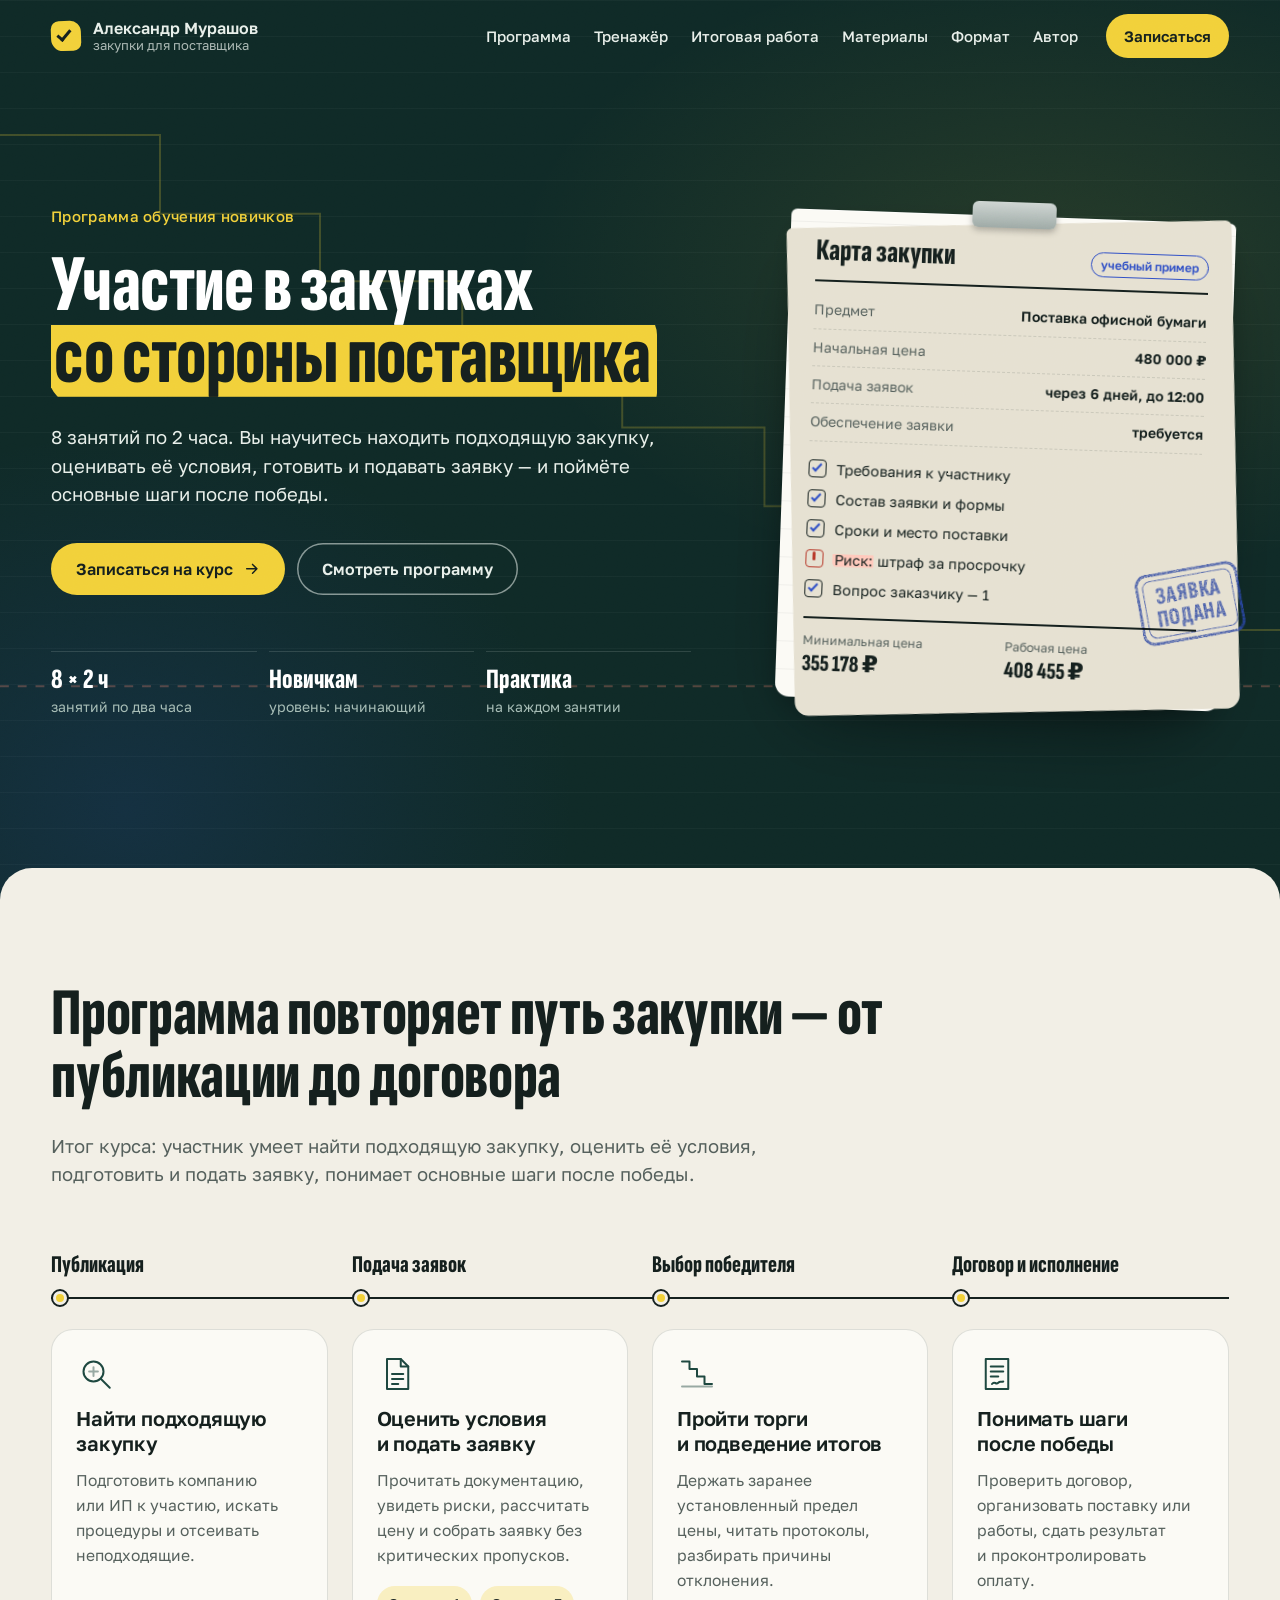
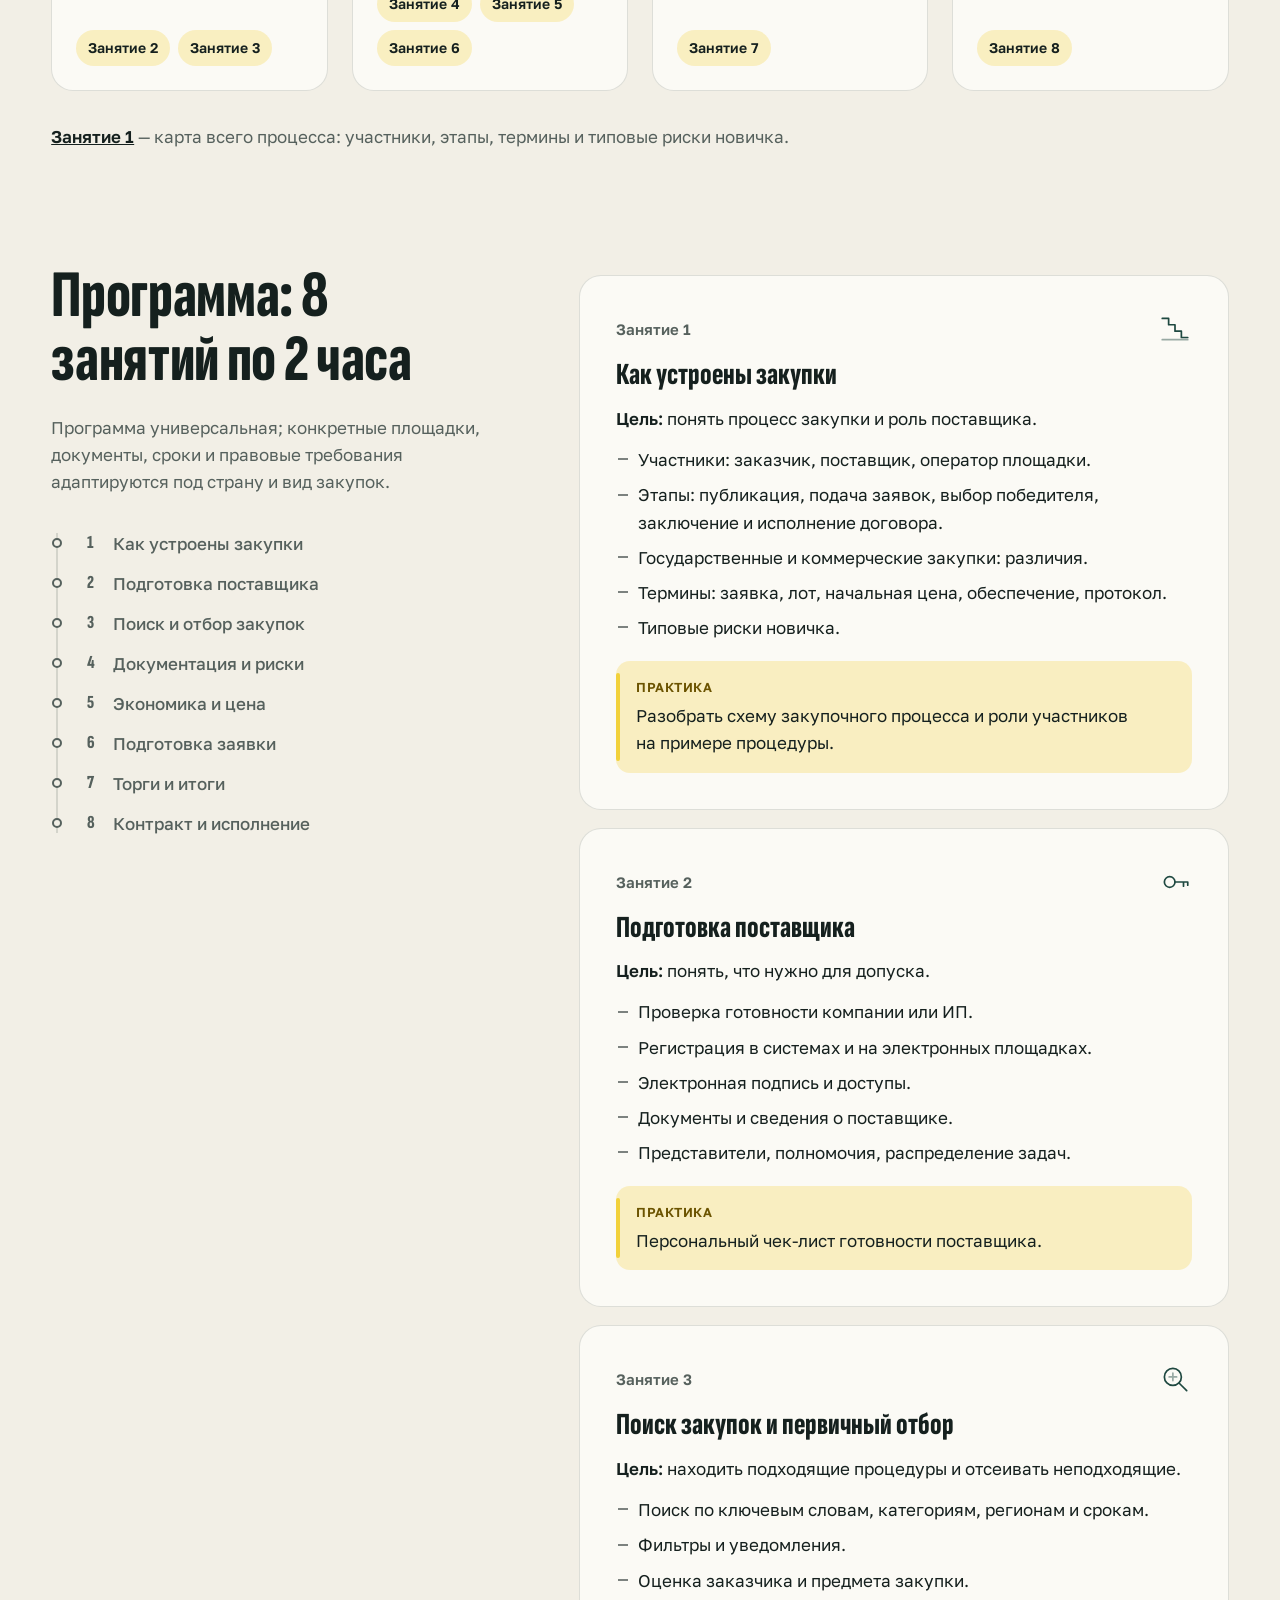
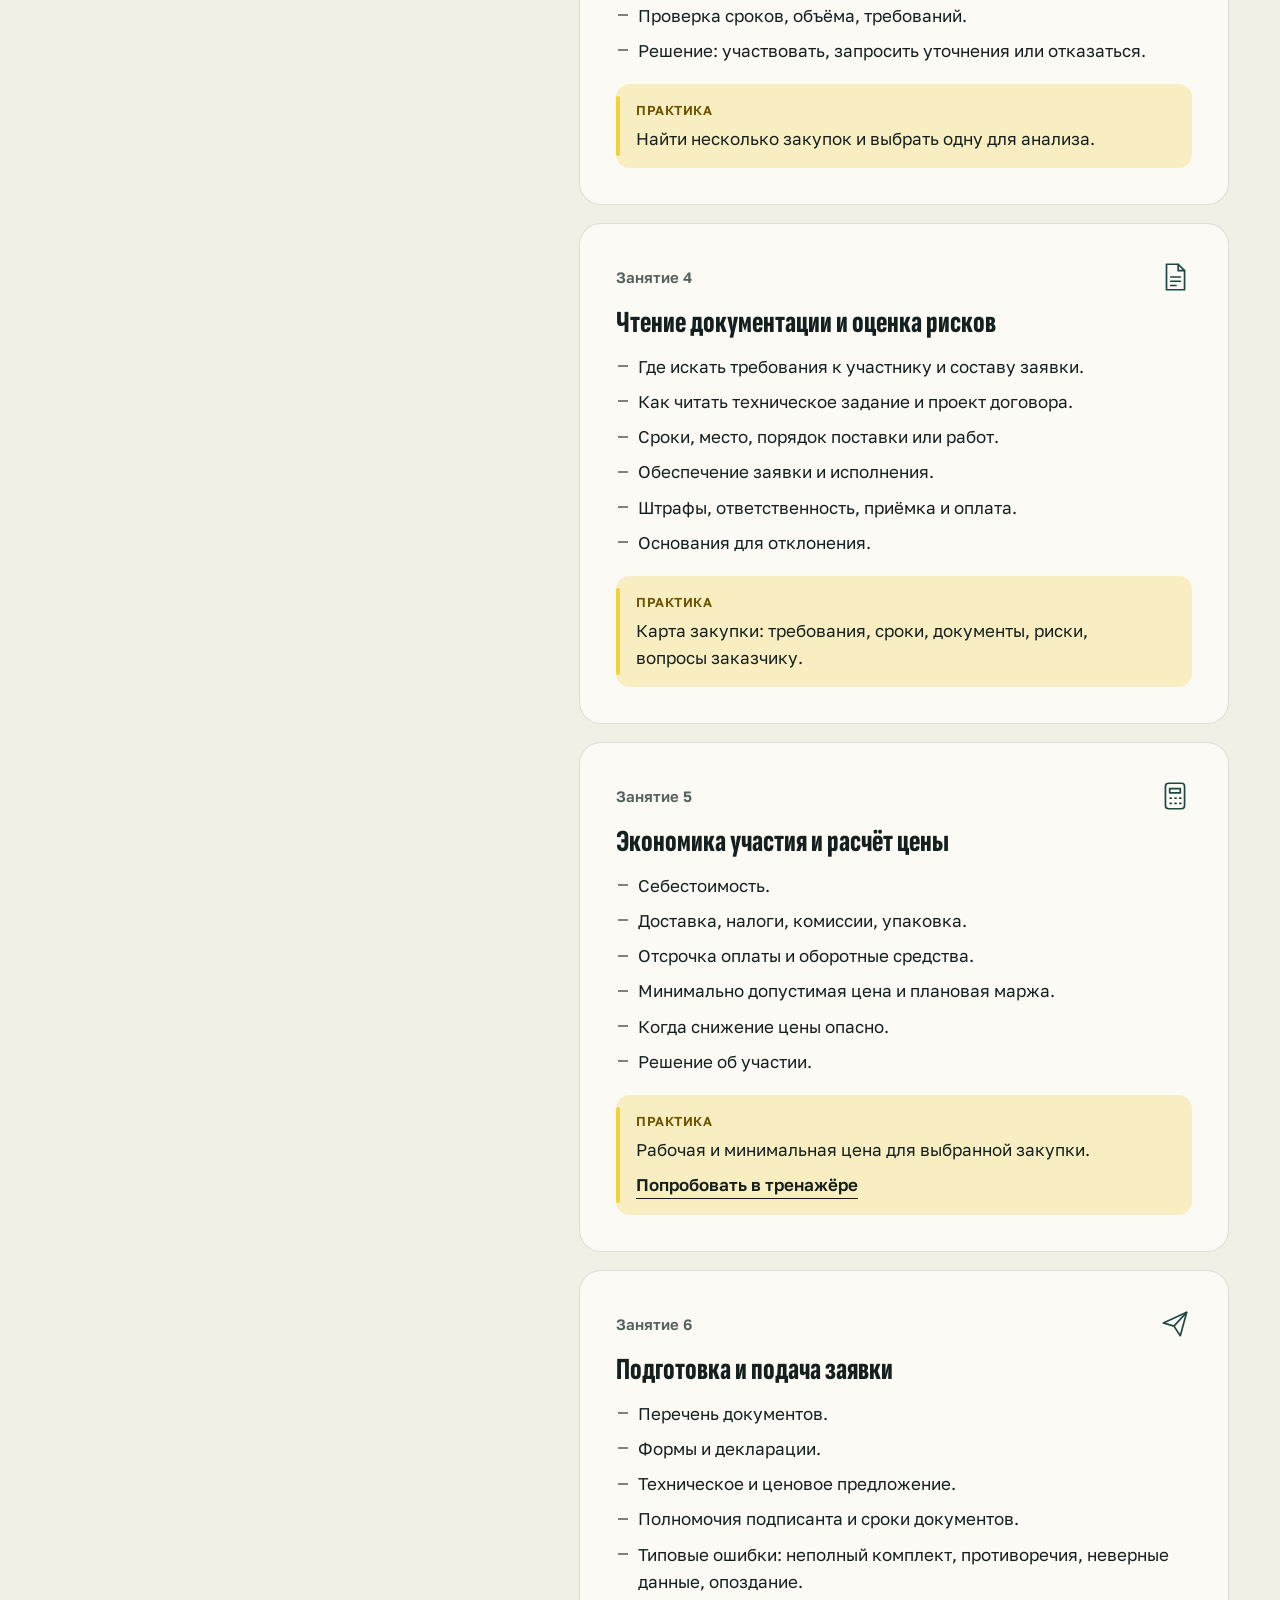
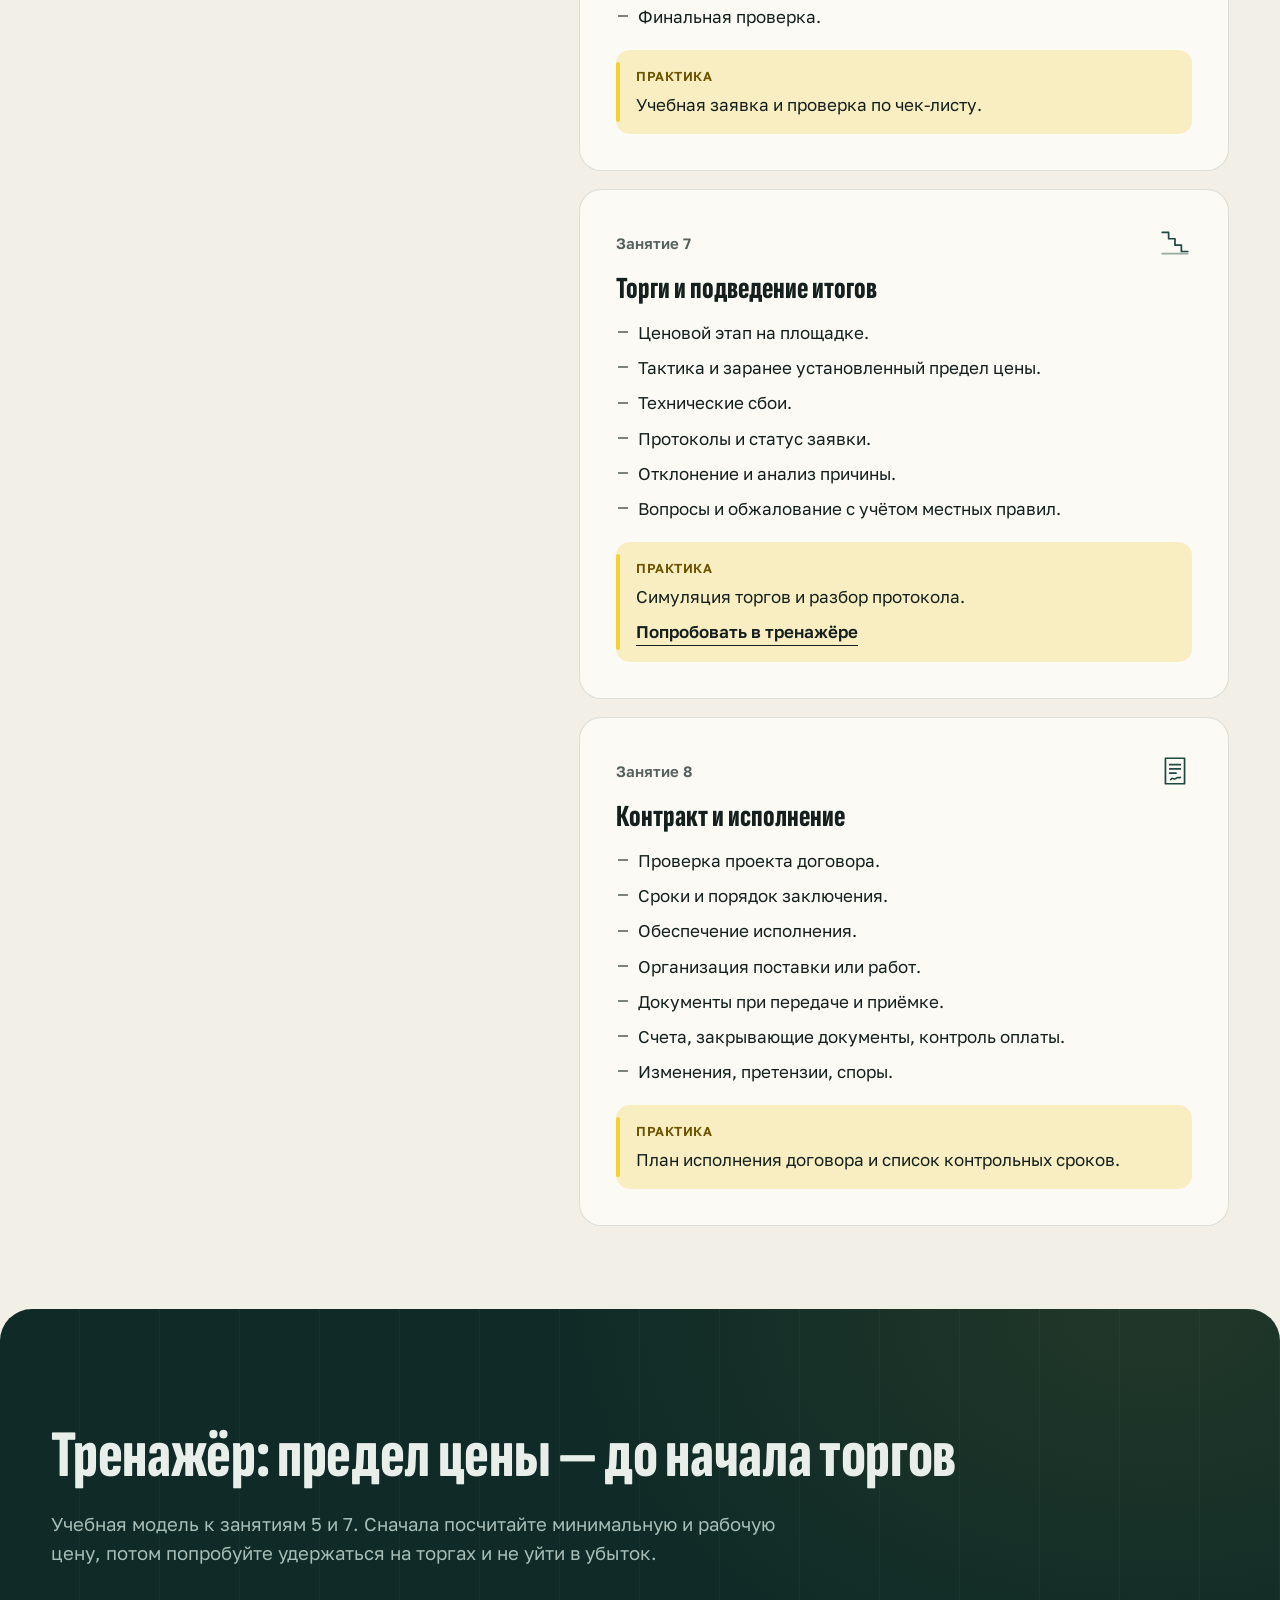
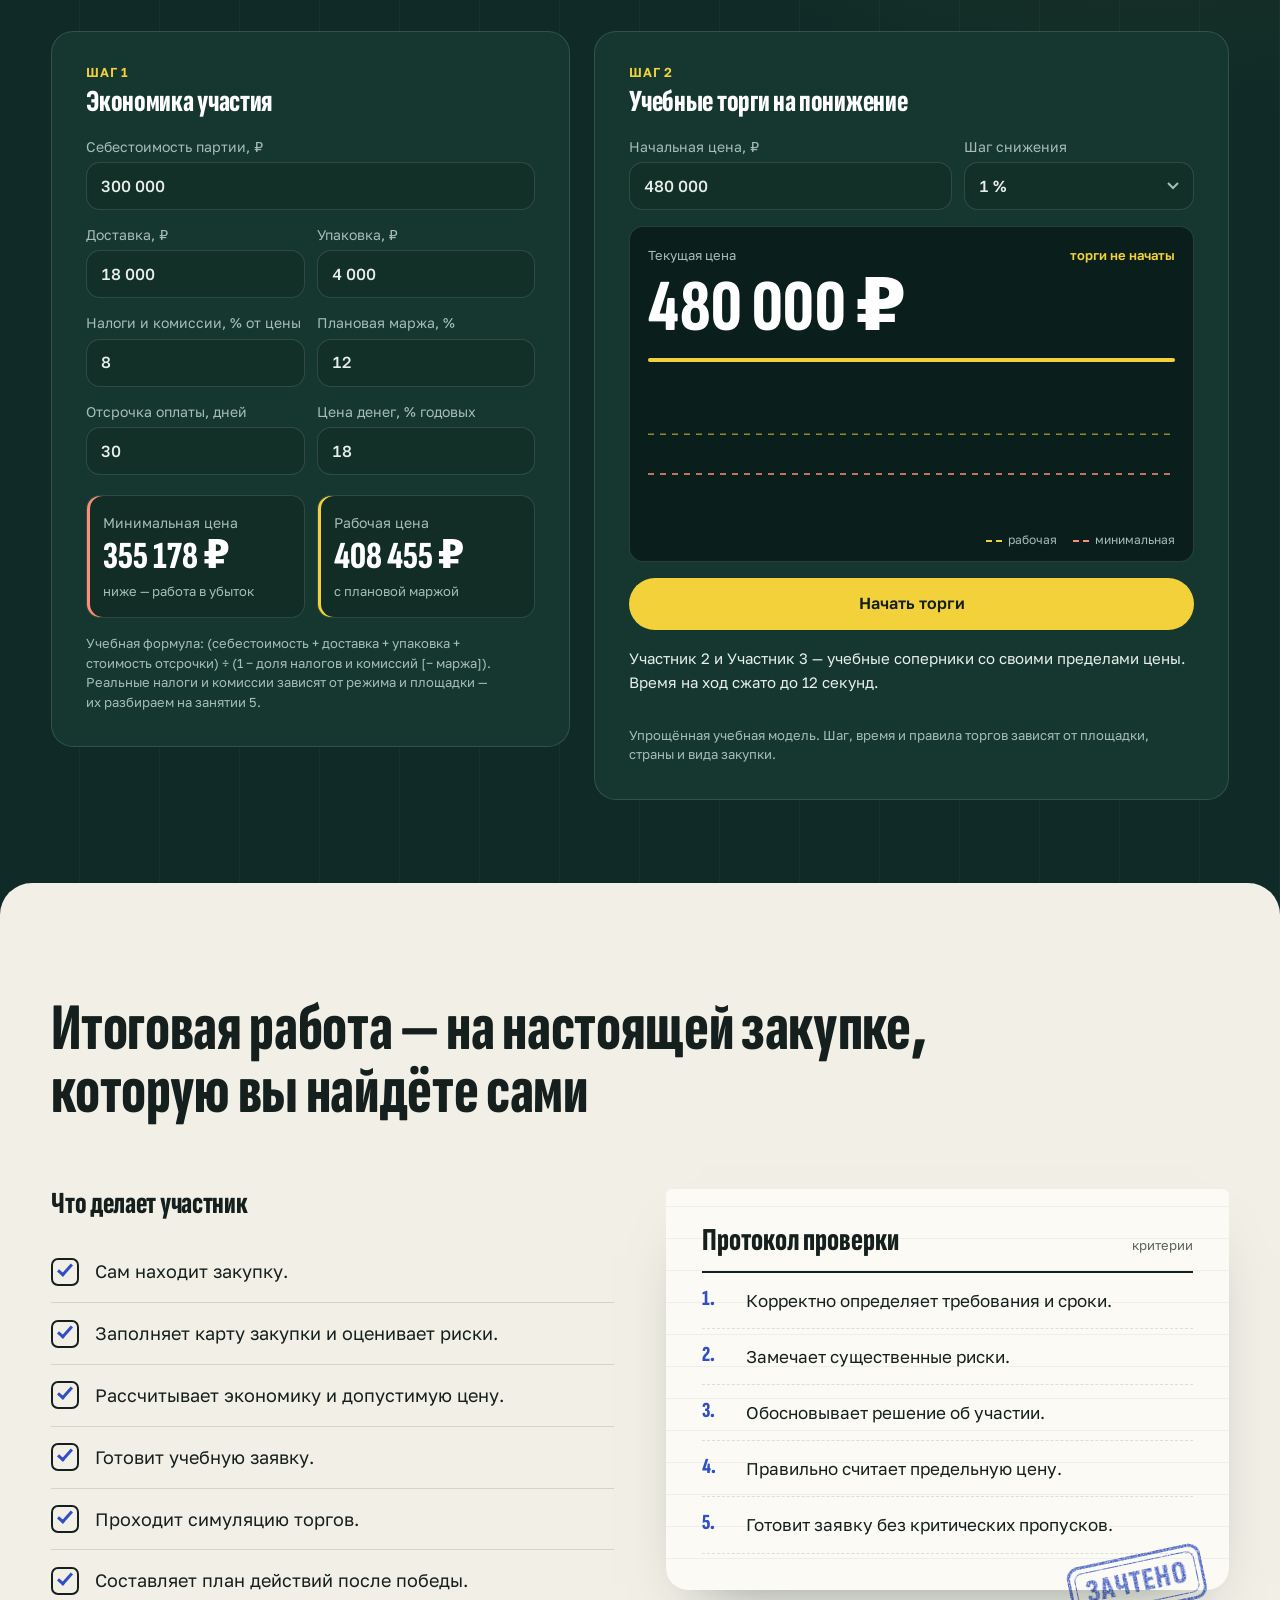
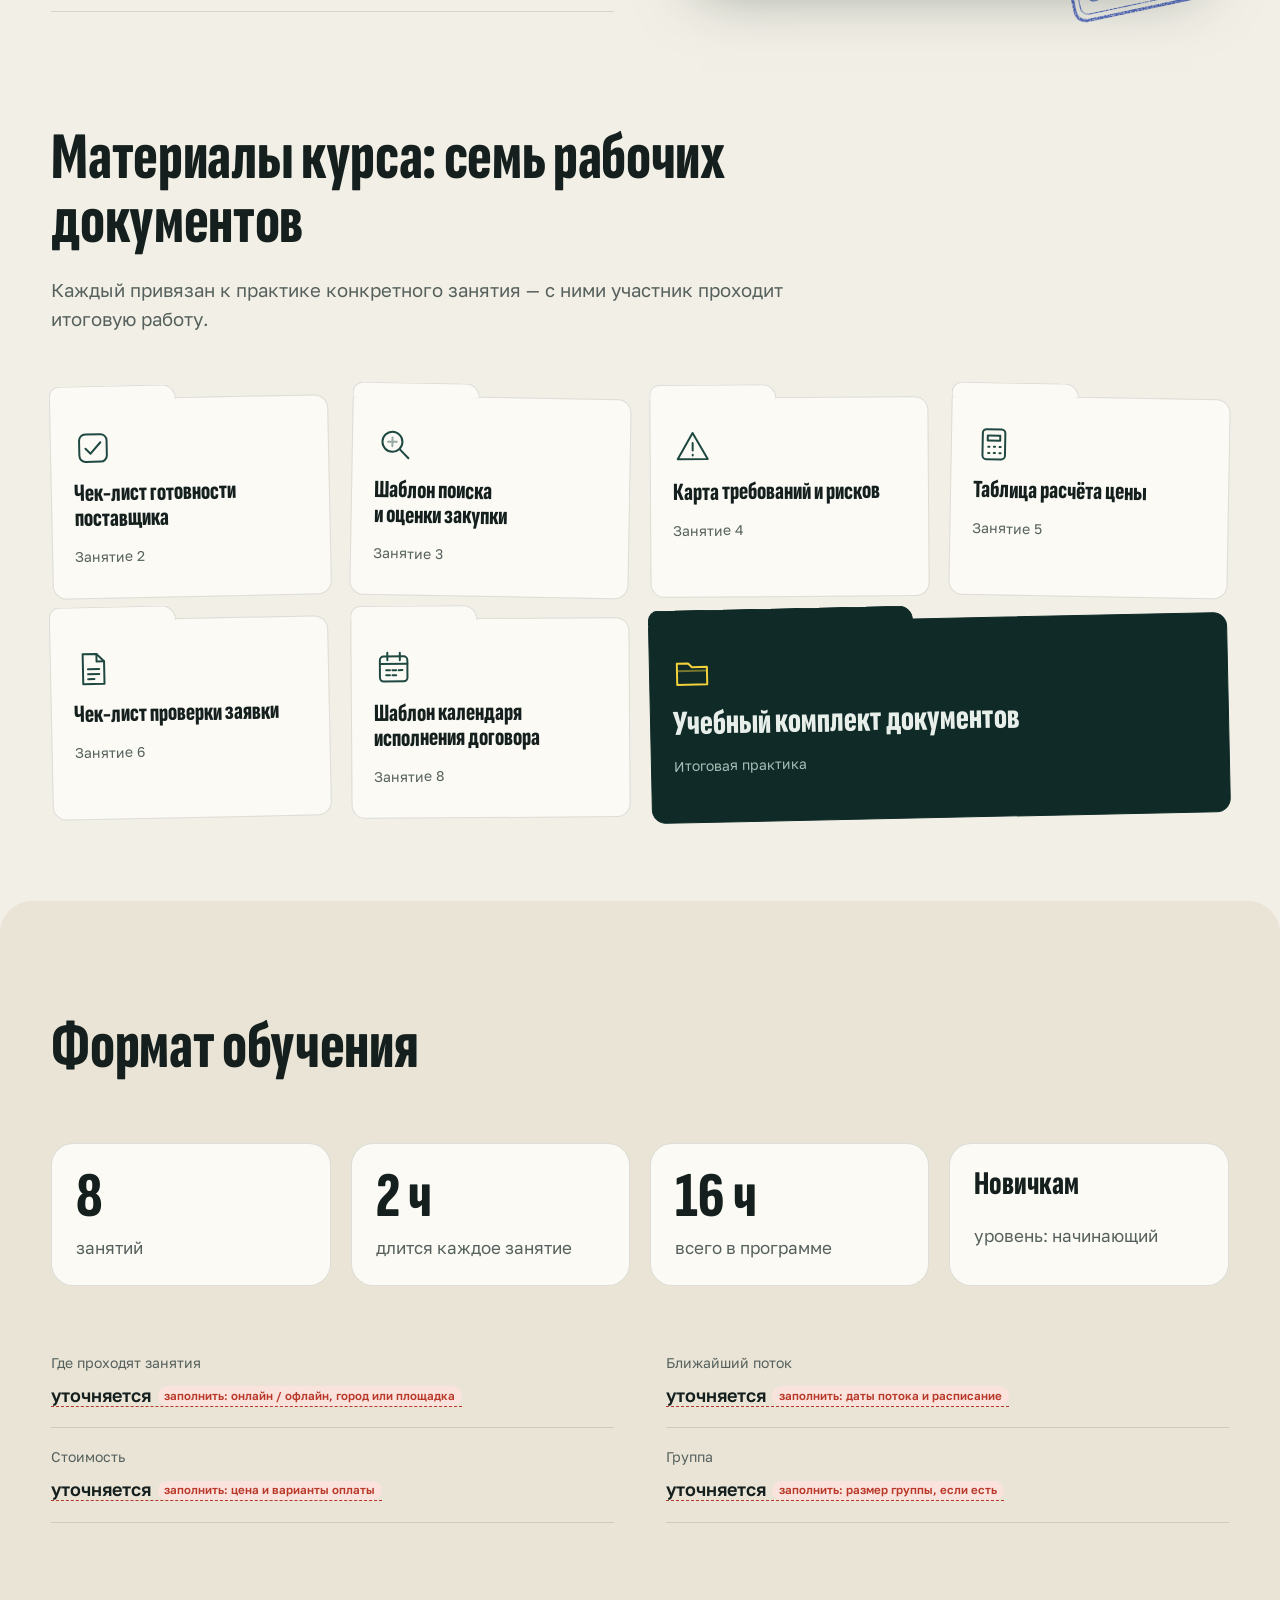
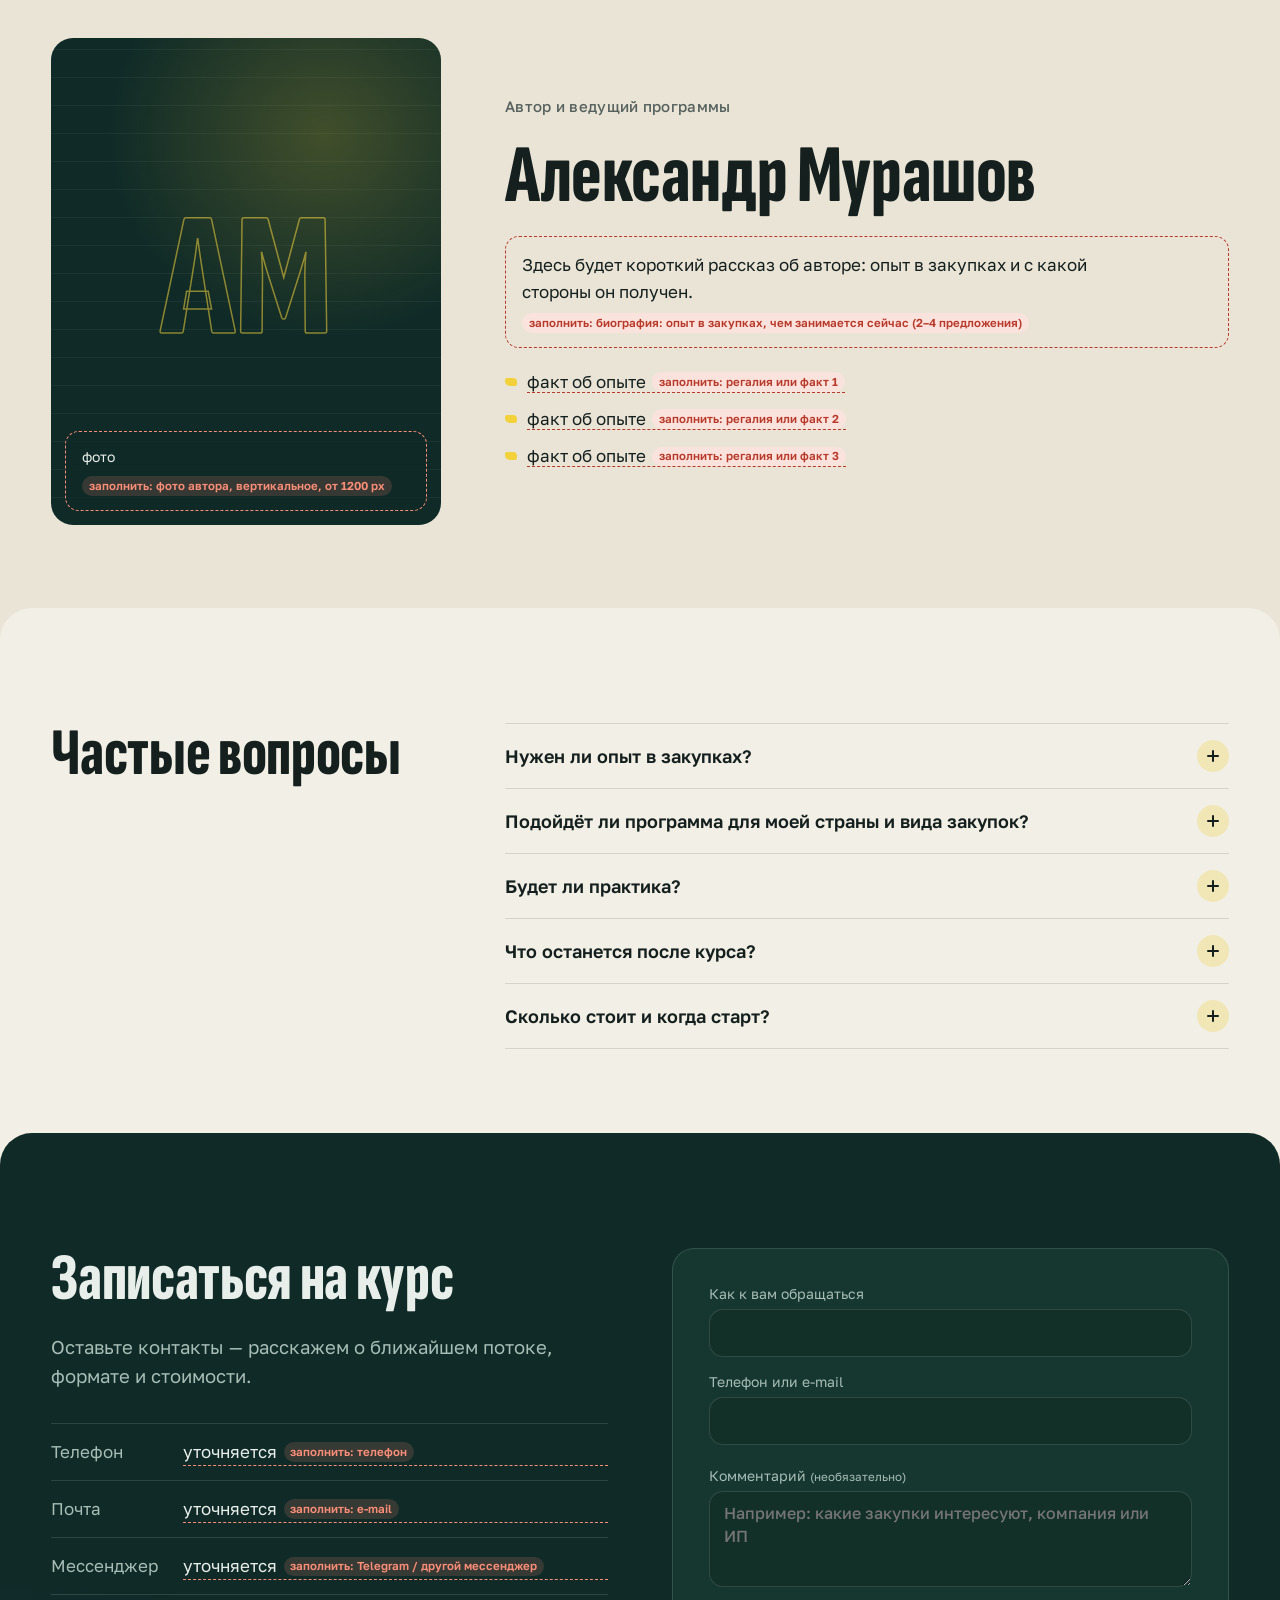
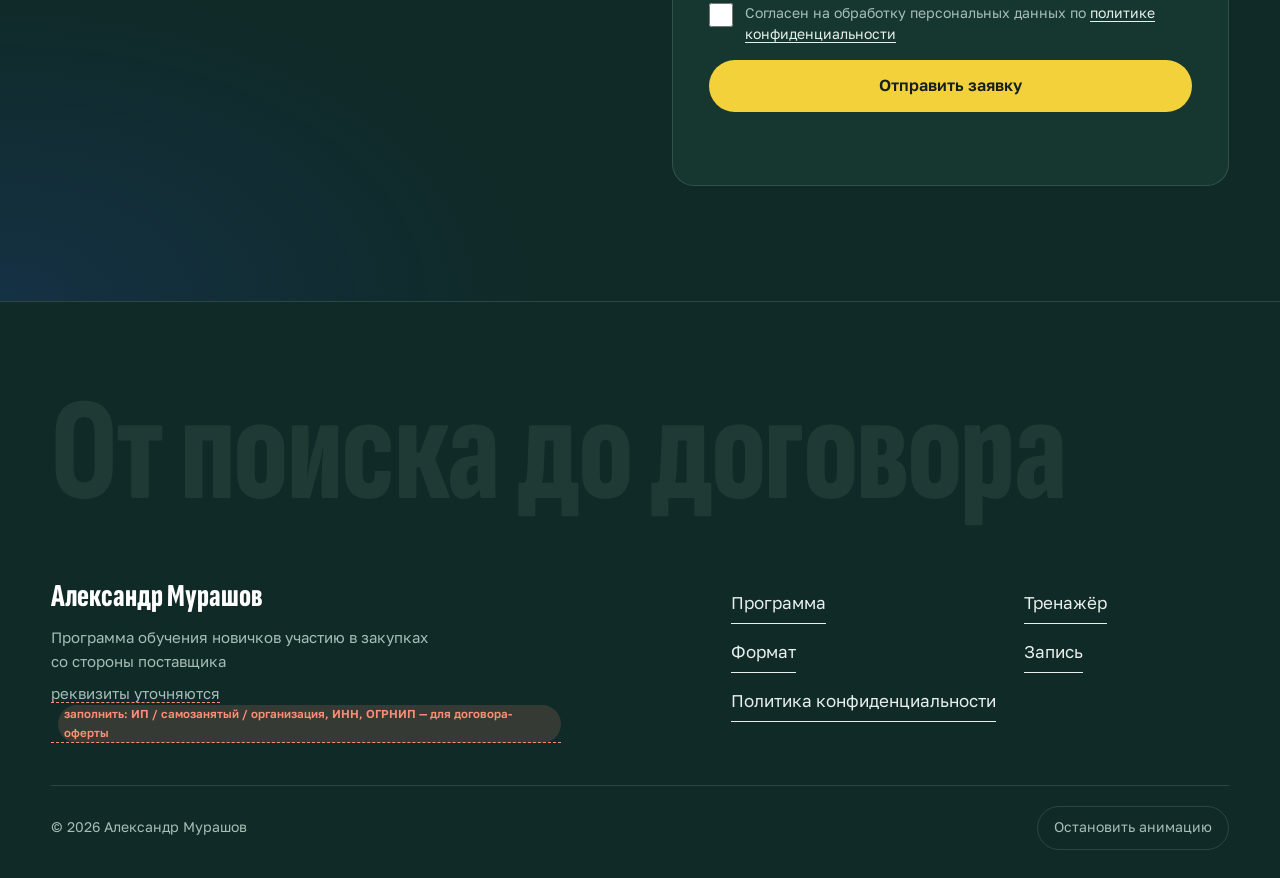
<file: index.html>
<!doctype html>
<html lang="ru">
<head>
<script>document.documentElement.classList.add('js')</script>
<meta charset="utf-8">
<meta name="viewport" content="width=device-width, initial-scale=1, viewport-fit=cover">
<title>Курс по закупкам для поставщиков-новичков — А. Мурашов</title>
<meta name="description" content="Программа для новичков: как участвовать в закупках со стороны поставщика. 8 занятий по 2 часа — поиск закупки, расчёт цены, заявка, торги, исполнение договора.">
<!-- ЗАПОЛНИТЬ при запуске: настоящий домен вместо https://example.ru/ и убрать noindex -->
<meta name="robots" content="noindex, nofollow">
<link rel="canonical" href="https://example.ru/">
<meta property="og:type" content="website">
<meta property="og:locale" content="ru_RU">
<meta property="og:title" content="Участие в закупках со стороны поставщика — программа для новичков">
<meta property="og:description" content="8 занятий по 2 часа: найти закупку, оценить условия, рассчитать цену, подать заявку и пройти шаги после победы.">
<meta property="og:url" content="https://example.ru/">
<meta property="og:image" content="https://example.ru/img/og.png">
<meta property="og:image:width" content="1200">
<meta property="og:image:height" content="630">
<meta name="twitter:card" content="summary_large_image">
<meta name="theme-color" content="#0F2A27">
<link rel="icon" href="favicon.svg" type="image/svg+xml">
<link rel="apple-touch-icon" href="img/apple-touch-icon.png">
<link rel="preload" href="fonts/sofia-sans-extra-condensed-cyrillic-800-normal.woff2" as="font" type="font/woff2" crossorigin>
<link rel="preload" href="fonts/golos-text-cyrillic-400-normal.woff2" as="font" type="font/woff2" crossorigin>
<link rel="stylesheet" href="css/site.css?v=2">
<script type="application/ld+json">
{
  "@context": "https://schema.org",
  "@graph": [
    {
      "@type": "Course",
      "@id": "https://example.ru/#course",
      "name": "Программа обучения новичков участию в закупках со стороны поставщика",
      "description": "8 занятий по 2 часа. Итог: участник умеет найти подходящую закупку, оценить её условия, подготовить и подать заявку, понимает основные шаги после победы.",
      "educationalLevel": "Начинающий",
      "inLanguage": "ru",
      "timeRequired": "PT16H",
      "teaches": ["Поиск закупок", "Чтение документации и оценка рисков", "Расчёт цены", "Подготовка и подача заявки", "Торги", "Исполнение договора"],
      "provider": { "@type": "Person", "name": "Александр Мурашов" },
      "author": { "@type": "Person", "name": "Александр Мурашов" }
    },
    {
      "@type": "FAQPage",
      "mainEntity": [
        { "@type": "Question", "name": "Нужен ли опыт в закупках?", "acceptedAnswer": { "@type": "Answer", "text": "Нет. Уровень программы — начинающий. Первое занятие объясняет, как устроены закупки и какая роль у поставщика." } },
        { "@type": "Question", "name": "Подойдёт ли программа для моей страны и вида закупок?", "acceptedAnswer": { "@type": "Answer", "text": "Программа универсальная; конкретные площадки, документы, сроки и правовые требования адаптируются под страну и вид закупок." } },
        { "@type": "Question", "name": "Будет ли практика?", "acceptedAnswer": { "@type": "Answer", "text": "Да, практика есть на каждом из восьми занятий, а в конце — итоговая работа на своей закупке." } }
      ]
    }
  ]
}
</script>
</head>
<body class="grain">
<a class="skip" href="#main">Перейти к содержанию</a>
<div class="progress" aria-hidden="true"><i></i></div>

<svg width="0" height="0" style="position:absolute" aria-hidden="true">
  <defs>
    <symbol id="i-search" viewBox="0 0 32 32"><circle cx="14" cy="14" r="8"/><path d="M20 20l7 7"/><path d="M10.5 14h7M14 10.5v7" opacity=".45"/></symbol>
    <symbol id="i-doc" viewBox="0 0 32 32"><path d="M8 4h11l6 6v18H8z"/><path d="M19 4v6h6"/><path d="M12 16h9M12 20h9M12 24h5"/></symbol>
    <symbol id="i-calc" viewBox="0 0 32 32"><rect x="7" y="4" width="18" height="24" rx="3"/><path d="M11 9h10v4H11z"/><path d="M11.5 18h1M16 18h1M20.5 18h1M11.5 23h1M16 23h1M20.5 23h1"/></symbol>
    <symbol id="i-send" viewBox="0 0 32 32"><path d="M5 15L27 5l-6 22-6-9z"/><path d="M15 18L27 5"/></symbol>
    <symbol id="i-steps" viewBox="0 0 32 32"><path d="M4 6h6v6h6v6h6v6h6"/><path d="M4 26h24" opacity=".45"/></symbol>
    <symbol id="i-contract" viewBox="0 0 32 32"><path d="M7 4h18v24H7z"/><path d="M11 10h10M11 14h10M11 18h6"/><path d="M12 24c2-3 3 1 5-1s2 0 4-1"/></symbol>
    <symbol id="i-key" viewBox="0 0 32 32"><circle cx="11" cy="16" r="5"/><path d="M16 16h12M24 16v4M28 16v3"/></symbol>
    <symbol id="i-cal" viewBox="0 0 32 32"><rect x="5" y="7" width="22" height="20" rx="3"/><path d="M5 13h22M11 4v6M21 4v6"/><path d="M10 18h3M15 18h3M20 18h3M10 22h3M15 22h3"/></symbol>
    <symbol id="i-check" viewBox="0 0 32 32"><rect x="5" y="5" width="22" height="22" rx="5"/><path d="M10 16.5l4 4 8-9"/></symbol>
    <symbol id="i-folder" viewBox="0 0 32 32"><path d="M4 9h9l3 3h12v14H4z"/><path d="M4 15h24" opacity=".45"/></symbol>
    <symbol id="i-risk" viewBox="0 0 32 32"><path d="M16 5l12 21H4z"/><path d="M16 13v6M16 22.5v.5"/></symbol>
    <symbol id="i-arrow" viewBox="0 0 24 24"><path d="M5 12h14M13 6l6 6-6 6"/></symbol>
  </defs>
</svg>

<header class="hdr" data-header>
  <div class="wrap hdr__in">
    <a class="brand" href="#top" aria-label="Александр Мурашов — курс по закупкам, на главную">
      <span class="brand__mark" aria-hidden="true"></span>
      <span class="brand__txt"><b>Александр Мурашов</b><small>закупки для поставщика</small></span>
    </a>
    <nav class="nav" id="nav" aria-label="Разделы">
      <a href="#program">Программа</a>
      <a href="#trainer">Тренажёр</a>
      <a href="#final">Итоговая работа</a>
      <a href="#materials">Материалы</a>
      <a href="#format">Формат</a>
      <a href="#author">Автор</a>
      <a class="nav__cta" href="#signup">Записаться</a>
    </nav>
    <a class="btn btn--sm hdr__cta" href="#signup" data-magnetic>Записаться</a>
    <button class="burger" type="button" aria-expanded="false" aria-controls="nav" aria-label="Открыть меню"><i></i><i></i></button>
  </div>
</header>

<main id="main">
<!-- ============ HERO ============ -->
<section class="hero" id="top" data-theme="night" aria-labelledby="h1">
  <div class="hero__bg" aria-hidden="true">
    <svg class="hero__steps" viewBox="0 0 1440 800" preserveAspectRatio="none">
      <path pathLength="1" d="M-20 120 H180 V190 H360 V250 H520 V330 H700 V380 H860 V450 H1020 V500 H1180 V560 H1460"/>
      <path class="limit" pathLength="1" d="M-20 610 H1460"/>
    </svg>
  </div>
  <div class="wrap hero__in">
    <div class="hero__text">
      <p class="eyebrow hero__k">Программа обучения новичков</p>
      <h1 id="h1" class="hero__h1">
        <span class="ln"><span>Участие в&nbsp;закупках</span></span>
        <span class="ln"><span><mark class="hl hl--hero">со стороны поставщика</mark></span></span>
      </h1>
      <p class="lead hero__lead">8&nbsp;занятий по&nbsp;2&nbsp;часа. Вы научитесь находить подходящую закупку, оценивать её условия, готовить и&nbsp;подавать заявку — и&nbsp;поймёте основные шаги после победы.</p>
      <div class="hero__cta">
        <a class="btn btn--hl" href="#signup" data-magnetic>Записаться на&nbsp;курс <svg class="ic" aria-hidden="true"><use href="#i-arrow"/></svg></a>
        <a class="btn btn--ghost" href="#program">Смотреть программу</a>
      </div>
      <ul class="hero__facts" aria-label="Коротко о курсе">
        <li><b class="num">8 × 2 ч</b><span>занятий по&nbsp;два часа</span></li>
        <li><b>Новичкам</b><span>уровень: начинающий</span></li>
        <li><b>Практика</b><span>на&nbsp;каждом занятии</span></li>
      </ul>
    </div>

    <figure class="doc hero__doc" aria-label="Учебный пример: карта закупки">
      <div class="doc__clip" aria-hidden="true"></div>
      <header class="doc__head">
        <span class="doc__title">Карта закупки</span>
        <span class="doc__tag">учебный пример</span>
      </header>
      <dl class="doc__rows">
        <div><dt>Предмет</dt><dd>Поставка офисной бумаги</dd></div>
        <div><dt>Начальная цена</dt><dd class="num">480 000 ₽</dd></div>
        <div><dt>Подача заявок</dt><dd>через 6&nbsp;дней, до&nbsp;12:00</dd></div>
        <div><dt>Обеспечение заявки</dt><dd>требуется</dd></div>
      </dl>
      <ul class="doc__check">
        <li><i></i>Требования к&nbsp;участнику</li>
        <li><i></i>Состав заявки и&nbsp;формы</li>
        <li><i></i>Сроки и&nbsp;место поставки</li>
        <li class="risk"><i></i><span><mark class="hl hl--risk">Риск:</mark> штраф за&nbsp;просрочку</span></li>
        <li><i></i>Вопрос заказчику — 1</li>
      </ul>
      <div class="doc__sum">
        <span>Минимальная цена<b class="num">355 178 ₽</b></span>
        <span>Рабочая цена<b class="num">408 455 ₽</b></span>
      </div>
      <div class="stamp hero__stamp" aria-hidden="true"><span>Заявка<br>подана</span></div>
    </figure>
  </div>
</section>

<!-- ============ ПУТЬ ЗАКУПКИ / РЕЗУЛЬТАТ ============ -->
<section class="sheet sec" id="result" aria-labelledby="h-result">
  <div class="wrap">
    <div class="sec__head">
      <h2 id="h-result" data-split>Программа повторяет путь закупки — от&nbsp;публикации до&nbsp;договора</h2>
      <p class="lead">Итог курса: участник умеет найти подходящую закупку, оценить её условия, подготовить и&nbsp;подать заявку, понимает основные шаги после победы.</p>
    </div>

    <ol class="path" aria-label="Этапы закупки и занятия курса">
      <li class="path__st">
        <span class="path__dot" aria-hidden="true"></span>
        <p class="path__stage">Публикация</p>
        <div class="path__card">
          <svg class="gl" aria-hidden="true"><use href="#i-search"/></svg>
          <h3>Найти подходящую закупку</h3>
          <p>Подготовить компанию или&nbsp;ИП к&nbsp;участию, искать процедуры и&nbsp;отсеивать неподходящие.</p>
          <p class="chips"><a href="#l2">Занятие 2</a><a href="#l3">Занятие 3</a></p>
        </div>
      </li>
      <li class="path__st">
        <span class="path__dot" aria-hidden="true"></span>
        <p class="path__stage">Подача заявок</p>
        <div class="path__card">
          <svg class="gl" aria-hidden="true"><use href="#i-doc"/></svg>
          <h3>Оценить условия и&nbsp;подать заявку</h3>
          <p>Прочитать документацию, увидеть риски, рассчитать цену и&nbsp;собрать заявку без критических пропусков.</p>
          <p class="chips"><a href="#l4">Занятие 4</a><a href="#l5">Занятие 5</a><a href="#l6">Занятие 6</a></p>
        </div>
      </li>
      <li class="path__st">
        <span class="path__dot" aria-hidden="true"></span>
        <p class="path__stage">Выбор победителя</p>
        <div class="path__card">
          <svg class="gl" aria-hidden="true"><use href="#i-steps"/></svg>
          <h3>Пройти торги и&nbsp;подведение итогов</h3>
          <p>Держать заранее установленный предел цены, читать протоколы, разбирать причины отклонения.</p>
          <p class="chips"><a href="#l7">Занятие 7</a></p>
        </div>
      </li>
      <li class="path__st">
        <span class="path__dot" aria-hidden="true"></span>
        <p class="path__stage">Договор и&nbsp;исполнение</p>
        <div class="path__card">
          <svg class="gl" aria-hidden="true"><use href="#i-contract"/></svg>
          <h3>Понимать шаги после победы</h3>
          <p>Проверить договор, организовать поставку или работы, сдать результат и&nbsp;проконтролировать оплату.</p>
          <p class="chips"><a href="#l8">Занятие 8</a></p>
        </div>
      </li>
    </ol>
    <p class="path__note"><a href="#l1">Занятие 1</a> — карта всего процесса: участники, этапы, термины и&nbsp;типовые риски новичка.</p>
  </div>
</section>

<!-- ============ ПРОГРАММА ============ -->
<section class="sec program" id="program" aria-labelledby="h-program">
  <div class="wrap program__grid">
    <aside class="program__aside">
      <div class="program__sticky">
        <h2 id="h-program" data-split>Программа: 8&nbsp;занятий по&nbsp;2&nbsp;часа</h2>
        <p class="program__uni">Программа универсальная; конкретные площадки, документы, сроки и&nbsp;правовые требования адаптируются под страну и&nbsp;вид закупок.</p>
        <ol class="rail" aria-label="Навигация по занятиям">
          <li><a href="#l1"><span class="num">1</span>Как устроены закупки</a></li>
          <li><a href="#l2"><span class="num">2</span>Подготовка поставщика</a></li>
          <li><a href="#l3"><span class="num">3</span>Поиск и&nbsp;отбор закупок</a></li>
          <li><a href="#l4"><span class="num">4</span>Документация и&nbsp;риски</a></li>
          <li><a href="#l5"><span class="num">5</span>Экономика и&nbsp;цена</a></li>
          <li><a href="#l6"><span class="num">6</span>Подготовка заявки</a></li>
          <li><a href="#l7"><span class="num">7</span>Торги и&nbsp;итоги</a></li>
          <li><a href="#l8"><span class="num">8</span>Контракт и&nbsp;исполнение</a></li>
        </ol>
      </div>
    </aside>

    <div class="lessons">
      <article class="lesson" id="l1">
        <p class="lesson__n"><span>Занятие 1</span><svg class="gl" aria-hidden="true"><use href="#i-steps"/></svg></p>
        <h3>Как устроены закупки</h3>
        <p class="lesson__goal"><b>Цель:</b> понять процесс закупки и&nbsp;роль поставщика.</p>
        <ul class="lesson__list">
          <li>Участники: заказчик, поставщик, оператор площадки.</li>
          <li>Этапы: публикация, подача заявок, выбор победителя, заключение и&nbsp;исполнение договора.</li>
          <li>Государственные и&nbsp;коммерческие закупки: различия.</li>
          <li>Термины: заявка, лот, начальная цена, обеспечение, протокол.</li>
          <li>Типовые риски новичка.</li>
        </ul>
        <p class="practice"><b>Практика</b>Разобрать схему закупочного процесса и&nbsp;роли участников на&nbsp;примере процедуры.</p>
      </article>

      <article class="lesson" id="l2">
        <p class="lesson__n"><span>Занятие 2</span><svg class="gl" aria-hidden="true"><use href="#i-key"/></svg></p>
        <h3>Подготовка поставщика</h3>
        <p class="lesson__goal"><b>Цель:</b> понять, что нужно для допуска.</p>
        <ul class="lesson__list">
          <li>Проверка готовности компании или&nbsp;ИП.</li>
          <li>Регистрация в&nbsp;системах и&nbsp;на&nbsp;электронных площадках.</li>
          <li>Электронная подпись и&nbsp;доступы.</li>
          <li>Документы и&nbsp;сведения о&nbsp;поставщике.</li>
          <li>Представители, полномочия, распределение задач.</li>
        </ul>
        <p class="practice"><b>Практика</b>Персональный чек-лист готовности поставщика.</p>
      </article>

      <article class="lesson" id="l3">
        <p class="lesson__n"><span>Занятие 3</span><svg class="gl" aria-hidden="true"><use href="#i-search"/></svg></p>
        <h3>Поиск закупок и&nbsp;первичный отбор</h3>
        <p class="lesson__goal"><b>Цель:</b> находить подходящие процедуры и&nbsp;отсеивать неподходящие.</p>
        <ul class="lesson__list">
          <li>Поиск по&nbsp;ключевым словам, категориям, регионам и&nbsp;срокам.</li>
          <li>Фильтры и&nbsp;уведомления.</li>
          <li>Оценка заказчика и&nbsp;предмета закупки.</li>
          <li>Проверка сроков, объёма, требований.</li>
          <li>Решение: участвовать, запросить уточнения или&nbsp;отказаться.</li>
        </ul>
        <p class="practice"><b>Практика</b>Найти несколько закупок и&nbsp;выбрать одну для анализа.</p>
      </article>

      <article class="lesson" id="l4">
        <p class="lesson__n"><span>Занятие 4</span><svg class="gl" aria-hidden="true"><use href="#i-doc"/></svg></p>
        <h3>Чтение документации и&nbsp;оценка рисков</h3>
        <ul class="lesson__list">
          <li>Где искать требования к&nbsp;участнику и&nbsp;составу заявки.</li>
          <li>Как читать техническое задание и&nbsp;проект договора.</li>
          <li>Сроки, место, порядок поставки или&nbsp;работ.</li>
          <li>Обеспечение заявки и&nbsp;исполнения.</li>
          <li>Штрафы, ответственность, приёмка и&nbsp;оплата.</li>
          <li>Основания для отклонения.</li>
        </ul>
        <p class="practice"><b>Практика</b>Карта закупки: требования, сроки, документы, риски, вопросы заказчику.</p>
      </article>

      <article class="lesson" id="l5">
        <p class="lesson__n"><span>Занятие 5</span><svg class="gl" aria-hidden="true"><use href="#i-calc"/></svg></p>
        <h3>Экономика участия и&nbsp;расчёт цены</h3>
        <ul class="lesson__list">
          <li>Себестоимость.</li>
          <li>Доставка, налоги, комиссии, упаковка.</li>
          <li>Отсрочка оплаты и&nbsp;оборотные средства.</li>
          <li>Минимально допустимая цена и&nbsp;плановая маржа.</li>
          <li>Когда снижение цены опасно.</li>
          <li>Решение об&nbsp;участии.</li>
        </ul>
        <p class="practice"><b>Практика</b>Рабочая и&nbsp;минимальная цена для выбранной закупки. <a class="link" href="#trainer">Попробовать в&nbsp;тренажёре</a></p>
      </article>

      <article class="lesson" id="l6">
        <p class="lesson__n"><span>Занятие 6</span><svg class="gl" aria-hidden="true"><use href="#i-send"/></svg></p>
        <h3>Подготовка и&nbsp;подача заявки</h3>
        <ul class="lesson__list">
          <li>Перечень документов.</li>
          <li>Формы и&nbsp;декларации.</li>
          <li>Техническое и&nbsp;ценовое предложение.</li>
          <li>Полномочия подписанта и&nbsp;сроки документов.</li>
          <li>Типовые ошибки: неполный комплект, противоречия, неверные данные, опоздание.</li>
          <li>Финальная проверка.</li>
        </ul>
        <p class="practice"><b>Практика</b>Учебная заявка и&nbsp;проверка по&nbsp;чек-листу.</p>
      </article>

      <article class="lesson" id="l7">
        <p class="lesson__n"><span>Занятие 7</span><svg class="gl" aria-hidden="true"><use href="#i-steps"/></svg></p>
        <h3>Торги и&nbsp;подведение итогов</h3>
        <ul class="lesson__list">
          <li>Ценовой этап на&nbsp;площадке.</li>
          <li>Тактика и&nbsp;заранее установленный предел цены.</li>
          <li>Технические сбои.</li>
          <li>Протоколы и&nbsp;статус заявки.</li>
          <li>Отклонение и&nbsp;анализ причины.</li>
          <li>Вопросы и&nbsp;обжалование с&nbsp;учётом местных правил.</li>
        </ul>
        <p class="practice"><b>Практика</b>Симуляция торгов и&nbsp;разбор протокола. <a class="link" href="#trainer">Попробовать в&nbsp;тренажёре</a></p>
      </article>

      <article class="lesson" id="l8">
        <p class="lesson__n"><span>Занятие 8</span><svg class="gl" aria-hidden="true"><use href="#i-contract"/></svg></p>
        <h3>Контракт и&nbsp;исполнение</h3>
        <ul class="lesson__list">
          <li>Проверка проекта договора.</li>
          <li>Сроки и&nbsp;порядок заключения.</li>
          <li>Обеспечение исполнения.</li>
          <li>Организация поставки или&nbsp;работ.</li>
          <li>Документы при передаче и&nbsp;приёмке.</li>
          <li>Счета, закрывающие документы, контроль оплаты.</li>
          <li>Изменения, претензии, споры.</li>
        </ul>
        <p class="practice"><b>Практика</b>План исполнения договора и&nbsp;список контрольных сроков.</p>
      </article>
    </div>
  </div>
</section>

<!-- ============ ТРЕНАЖЁР (сигнатурный момент) ============ -->
<section class="trainer sec" id="trainer" data-theme="night" aria-labelledby="h-trainer">
  <div class="wrap">
    <div class="sec__head sec__head--wide">
      <h2 id="h-trainer" data-split>Тренажёр: предел цены — до&nbsp;начала торгов</h2>
      <p class="lead">Учебная модель к&nbsp;занятиям 5 и&nbsp;7. Сначала посчитайте минимальную и&nbsp;рабочую цену, потом попробуйте удержаться на&nbsp;торгах и&nbsp;не&nbsp;уйти в&nbsp;убыток.</p>
    </div>

    <div class="tr">
      <form class="tr__calc" id="calc" aria-labelledby="calc-h" novalidate>
        <h3 id="calc-h"><span class="tr__step">Шаг 1</span>Экономика участия</h3>
        <div class="fld"><label for="c-cost">Себестоимость партии, ₽</label><input id="c-cost" inputmode="numeric" value="300 000" data-num></div>
        <div class="fld-2">
          <div class="fld"><label for="c-ship">Доставка, ₽</label><input id="c-ship" inputmode="numeric" value="18 000" data-num></div>
          <div class="fld"><label for="c-pack">Упаковка, ₽</label><input id="c-pack" inputmode="numeric" value="4 000" data-num></div>
        </div>
        <div class="fld-2">
          <div class="fld"><label for="c-tax">Налоги и&nbsp;комиссии, % от&nbsp;цены</label><input id="c-tax" inputmode="decimal" value="8" data-num></div>
          <div class="fld"><label for="c-margin">Плановая маржа, %</label><input id="c-margin" inputmode="decimal" value="12" data-num></div>
        </div>
        <div class="fld-2">
          <div class="fld"><label for="c-days">Отсрочка оплаты, дней</label><input id="c-days" inputmode="numeric" value="30" data-num></div>
          <div class="fld"><label for="c-rate">Цена денег, % годовых</label><input id="c-rate" inputmode="decimal" value="18" data-num></div>
        </div>
        <div class="tr__out" aria-live="polite">
          <p class="tr__min"><span>Минимальная цена</span><b class="num" id="o-min">—</b><small>ниже — работа в&nbsp;убыток</small></p>
          <p class="tr__work"><span>Рабочая цена</span><b class="num" id="o-work">—</b><small>с&nbsp;плановой маржой</small></p>
        </div>
        <p class="tr__formula">Учебная формула: (себестоимость + доставка + упаковка + стоимость отсрочки) ÷ (1 − доля налогов и&nbsp;комиссий [− маржа]). Реальные налоги и&nbsp;комиссии зависят от&nbsp;режима и&nbsp;площадки — их&nbsp;разбираем на&nbsp;занятии&nbsp;5.</p>
      </form>

      <div class="tr__auc" aria-labelledby="auc-h">
        <h3 id="auc-h"><span class="tr__step">Шаг 2</span>Учебные торги на&nbsp;понижение</h3>
        <div class="auc__set">
          <div class="fld"><label for="a-start">Начальная цена, ₽</label><input id="a-start" inputmode="numeric" value="480 000" data-num></div>
          <div class="fld"><label for="a-step">Шаг снижения</label>
            <select id="a-step"><option value="0.5">0,5 %</option><option value="1" selected>1 %</option><option value="2">2 %</option></select></div>
        </div>
        <div class="board">
          <div class="board__top">
            <span class="board__lbl">Текущая цена</span>
            <span class="board__who" id="b-who">торги не начаты</span>
          </div>
          <p class="board__price num" id="b-price" aria-live="off">480 000 ₽</p>
          <div class="board__timer" aria-hidden="true"><i id="b-timer"></i></div>
          <svg class="chart" id="b-chart" viewBox="0 0 600 220" preserveAspectRatio="none" aria-hidden="true">
            <line class="chart__work" x1="0" x2="600" y1="0" y2="0"/>
            <line class="chart__min" x1="0" x2="600" y1="0" y2="0"/>
            <polyline class="chart__line" points=""/>
          </svg>
          <p class="chart__legend"><span class="lg lg--work">рабочая</span><span class="lg lg--min">минимальная</span></p>
        </div>
        <div class="auc__btns">
          <button class="btn btn--hl" type="button" id="a-go">Начать торги</button>
          <button class="btn btn--hl" type="button" id="a-bid" hidden>Снизить цену</button>
          <button class="btn btn--ghost" type="button" id="a-quit" hidden>Выйти из&nbsp;торгов</button>
        </div>
        <p class="auc__status" id="a-status" role="status" aria-live="polite">Участник 2 и&nbsp;Участник 3 — учебные соперники со&nbsp;своими пределами цены. Время на&nbsp;ход сжато до&nbsp;12&nbsp;секунд.</p>
        <ol class="auc__log" id="a-log" aria-label="Ход торгов"></ol>
        <div class="stamp auc__stamp" id="a-stamp" aria-hidden="true"><span>Победа</span></div>
        <p class="tr__note">Упрощённая учебная модель. Шаг, время и&nbsp;правила торгов зависят от&nbsp;площадки, страны и&nbsp;вида закупки.</p>
      </div>
    </div>
  </div>
</section>

<!-- ============ ИТОГОВАЯ РАБОТА ============ -->
<section class="sheet sec" id="final" aria-labelledby="h-final">
  <div class="wrap">
    <div class="sec__head">
      <h2 id="h-final" data-split>Итоговая работа — на&nbsp;настоящей закупке, которую вы найдёте сами</h2>
    </div>
    <div class="final">
      <div class="final__do">
        <h3>Что делает участник</h3>
        <ol class="ticks">
          <li>Сам находит закупку.</li>
          <li>Заполняет карту закупки и&nbsp;оценивает риски.</li>
          <li>Рассчитывает экономику и&nbsp;допустимую цену.</li>
          <li>Готовит учебную заявку.</li>
          <li>Проходит симуляцию торгов.</li>
          <li>Составляет план действий после победы.</li>
        </ol>
      </div>
      <div class="protocol">
        <header class="protocol__head"><span>Протокол проверки</span><span class="protocol__no">критерии</span></header>
        <ol class="protocol__list">
          <li>Корректно определяет требования и&nbsp;сроки.</li>
          <li>Замечает существенные риски.</li>
          <li>Обосновывает решение об&nbsp;участии.</li>
          <li>Правильно считает предельную цену.</li>
          <li>Готовит заявку без критических пропусков.</li>
        </ol>
        <div class="stamp protocol__stamp" aria-hidden="true"><span>Зачтено</span></div>
      </div>
    </div>
  </div>
</section>

<!-- ============ МАТЕРИАЛЫ ============ -->
<section class="sec materials" id="materials" aria-labelledby="h-mat">
  <div class="wrap">
    <div class="sec__head">
      <h2 id="h-mat" data-split>Материалы курса: семь рабочих документов</h2>
      <p class="lead">Каждый привязан к&nbsp;практике конкретного занятия — с&nbsp;ними участник проходит итоговую работу.</p>
    </div>
    <ul class="files">
      <li class="file"><svg class="gl" aria-hidden="true"><use href="#i-check"/></svg><b>Чек-лист готовности поставщика</b><span>Занятие 2</span></li>
      <li class="file"><svg class="gl" aria-hidden="true"><use href="#i-search"/></svg><b>Шаблон поиска и&nbsp;оценки закупки</b><span>Занятие 3</span></li>
      <li class="file"><svg class="gl" aria-hidden="true"><use href="#i-risk"/></svg><b>Карта требований и&nbsp;рисков</b><span>Занятие 4</span></li>
      <li class="file"><svg class="gl" aria-hidden="true"><use href="#i-calc"/></svg><b>Таблица расчёта цены</b><span>Занятие 5</span></li>
      <li class="file"><svg class="gl" aria-hidden="true"><use href="#i-doc"/></svg><b>Чек-лист проверки заявки</b><span>Занятие 6</span></li>
      <li class="file"><svg class="gl" aria-hidden="true"><use href="#i-cal"/></svg><b>Шаблон календаря исполнения договора</b><span>Занятие 8</span></li>
      <li class="file file--kit"><svg class="gl" aria-hidden="true"><use href="#i-folder"/></svg><b>Учебный комплект документов</b><span>Итоговая практика</span></li>
    </ul>
  </div>
</section>

<!-- ============ ФОРМАТ ============ -->
<section class="sheet sheet--2 sec" id="format" aria-labelledby="h-format">
  <div class="wrap">
    <div class="sec__head">
      <h2 id="h-format" data-split>Формат обучения</h2>
    </div>
    <ul class="kpi">
      <li><b class="num">8</b><span>занятий</span></li>
      <li><b class="num">2 ч</b><span>длится каждое занятие</span></li>
      <li><b class="num">16 ч</b><span>всего в&nbsp;программе</span></li>
      <li><b>Новичкам</b><span>уровень: начинающий</span></li>
    </ul>
    <dl class="terms">
      <div><dt>Где проходят занятия</dt><dd><span class="todo" data-todo="онлайн / офлайн, город или площадка">уточняется</span></dd></div>
      <div><dt>Ближайший поток</dt><dd><span class="todo" data-todo="даты потока и расписание">уточняется</span></dd></div>
      <div><dt>Стоимость</dt><dd><span class="todo" data-todo="цена и варианты оплаты">уточняется</span></dd></div>
      <div><dt>Группа</dt><dd><span class="todo" data-todo="размер группы, если есть">уточняется</span></dd></div>
    </dl>
  </div>
</section>

<!-- ============ АВТОР ============ -->
<section class="sec author" id="author" aria-labelledby="h-author">
  <div class="wrap author__grid">
    <figure class="author__photo">
      <div class="author__frame" role="img" aria-label="Место для фотографии Александра Мурашова">
        <span class="author__mono" aria-hidden="true">АМ</span>
        <span class="todo todo--block" data-todo="фото автора, вертикальное, от 1200 px">фото</span>
      </div>
    </figure>
    <div class="author__txt">
      <p class="eyebrow">Автор и&nbsp;ведущий программы</p>
      <h2 id="h-author" class="author__name">Александр Мурашов</h2>
      <p class="todo todo--block" data-todo="биография: опыт в закупках, чем занимается сейчас (2–4 предложения)">Здесь будет короткий рассказ об&nbsp;авторе: опыт в&nbsp;закупках и&nbsp;с&nbsp;какой стороны он&nbsp;получен.</p>
      <ul class="author__facts">
        <li><span class="todo" data-todo="регалия или факт 1">факт об&nbsp;опыте</span></li>
        <li><span class="todo" data-todo="регалия или факт 2">факт об&nbsp;опыте</span></li>
        <li><span class="todo" data-todo="регалия или факт 3">факт об&nbsp;опыте</span></li>
      </ul>
    </div>
  </div>
</section>

<!-- ============ ВОПРОСЫ ============ -->
<section class="sheet sec faq-sec" id="faq" aria-labelledby="h-faq">
  <div class="wrap faq-grid">
    <h2 id="h-faq" data-split>Частые вопросы</h2>
    <div class="faq">
      <div class="qa">
        <h3><button type="button" aria-expanded="false" aria-controls="qa1" id="qa1-b">Нужен ли опыт в&nbsp;закупках?<i aria-hidden="true"></i></button></h3>
        <div class="qa__a" id="qa1" role="region" aria-labelledby="qa1-b"><div><p>Нет. Уровень программы — начинающий. Первое занятие объясняет, как устроены закупки и&nbsp;какая роль у&nbsp;поставщика.</p></div></div>
      </div>
      <div class="qa">
        <h3><button type="button" aria-expanded="false" aria-controls="qa2" id="qa2-b">Подойдёт ли программа для моей страны и&nbsp;вида закупок?<i aria-hidden="true"></i></button></h3>
        <div class="qa__a" id="qa2" role="region" aria-labelledby="qa2-b"><div><p>Программа универсальная; конкретные площадки, документы, сроки и&nbsp;правовые требования адаптируются под страну и&nbsp;вид закупок.</p></div></div>
      </div>
      <div class="qa">
        <h3><button type="button" aria-expanded="false" aria-controls="qa3" id="qa3-b">Будет ли практика?<i aria-hidden="true"></i></button></h3>
        <div class="qa__a" id="qa3" role="region" aria-labelledby="qa3-b"><div><p>Да, практика есть на&nbsp;каждом из&nbsp;восьми занятий: от&nbsp;схемы закупочного процесса до&nbsp;плана исполнения договора. В&nbsp;конце — итоговая работа на&nbsp;закупке, которую участник находит сам.</p></div></div>
      </div>
      <div class="qa">
        <h3><button type="button" aria-expanded="false" aria-controls="qa4" id="qa4-b">Что останется после курса?<i aria-hidden="true"></i></button></h3>
        <div class="qa__a" id="qa4" role="region" aria-labelledby="qa4-b"><div><p>Материалы курса: чек-лист готовности поставщика, шаблон поиска и&nbsp;оценки закупки, карта требований и&nbsp;рисков, таблица расчёта цены, чек-лист проверки заявки, шаблон календаря исполнения договора и&nbsp;учебный комплект документов.</p></div></div>
      </div>
      <div class="qa">
        <h3><button type="button" aria-expanded="false" aria-controls="qa5" id="qa5-b">Сколько стоит и&nbsp;когда старт?<i aria-hidden="true"></i></button></h3>
        <div class="qa__a" id="qa5" role="region" aria-labelledby="qa5-b"><div><p><span class="todo" data-todo="цена, даты потока, условия оплаты">Стоимость и&nbsp;даты ближайшего потока уточняются</span> — оставьте заявку, и&nbsp;мы сообщим.</p></div></div>
      </div>
    </div>
  </div>
</section>

<!-- ============ ЗАПИСЬ ============ -->
<section class="signup sec" id="signup" data-theme="night" aria-labelledby="h-signup">
  <div class="wrap signup__grid">
    <div>
      <h2 id="h-signup" data-split>Записаться на&nbsp;курс</h2>
      <p class="lead">Оставьте контакты — расскажем о&nbsp;ближайшем потоке, формате и&nbsp;стоимости.</p>
      <ul class="contacts" aria-label="Контакты">
        <li><span>Телефон</span><span class="todo" data-todo="телефон">уточняется</span></li>
        <li><span>Почта</span><span class="todo" data-todo="e-mail">уточняется</span></li>
        <li><span>Мессенджер</span><span class="todo" data-todo="Telegram / другой мессенджер">уточняется</span></li>
      </ul>
    </div>
    <form class="form" id="form" novalidate>
      <div class="fld"><label for="f-name">Как к&nbsp;вам обращаться</label><input id="f-name" name="name" autocomplete="name" required maxlength="80"></div>
      <div class="fld"><label for="f-contact">Телефон или e-mail</label><input id="f-contact" name="contact" autocomplete="email" required maxlength="120" aria-describedby="f-contact-e"><span class="fld__err" id="f-contact-e"></span></div>
      <div class="fld"><label for="f-msg">Комментарий <small>(необязательно)</small></label><textarea id="f-msg" name="msg" rows="3" maxlength="1000" placeholder="Например: какие закупки интересуют, компания или ИП"></textarea></div>
      <div class="hp" aria-hidden="true"><label for="f-site">Сайт</label><input id="f-site" name="site" tabindex="-1" autocomplete="off"></div>
      <label class="consent"><input type="checkbox" id="f-ok" required> <span>Согласен на&nbsp;обработку персональных данных по&nbsp;<a class="link" href="politika.html">политике конфиденциальности</a></span></label>
      <button class="btn btn--hl btn--wide" type="submit" data-magnetic>Отправить заявку</button>
      <p class="form__status" id="f-status" role="status" aria-live="polite"></p>
    </form>
  </div>
</section>
</main>

<footer class="ftr" data-theme="night">
  <div class="wrap">
    <p class="ftr__big" aria-hidden="true" data-t="От поиска до договора"></p>
    <div class="ftr__row">
      <div>
        <p class="ftr__name">Александр Мурашов</p>
        <p class="ftr__muted">Программа обучения новичков участию в&nbsp;закупках со&nbsp;стороны поставщика</p>
        <p class="ftr__muted"><span class="todo" data-todo="ИП / самозанятый / организация, ИНН, ОГРНИП — для договора-оферты">реквизиты уточняются</span></p>
      </div>
      <nav class="ftr__nav" aria-label="Подвал">
        <a class="link" href="#program">Программа</a>
        <a class="link" href="#trainer">Тренажёр</a>
        <a class="link" href="#format">Формат</a>
        <a class="link" href="#signup">Запись</a>
        <a class="link" href="politika.html">Политика конфиденциальности</a>
      </nav>
    </div>
    <div class="ftr__bottom">
      <span>© <span id="year">2026</span> Александр Мурашов</span>
      <button class="ftr__motion" type="button" id="motion-toggle" aria-pressed="false">Остановить анимацию</button>
    </div>
  </div>
</footer>

<a class="mbar" href="#signup">Записаться на&nbsp;курс</a>
<script src="js/site.js?v=3" defer></script>
</body>
</html>
</file>
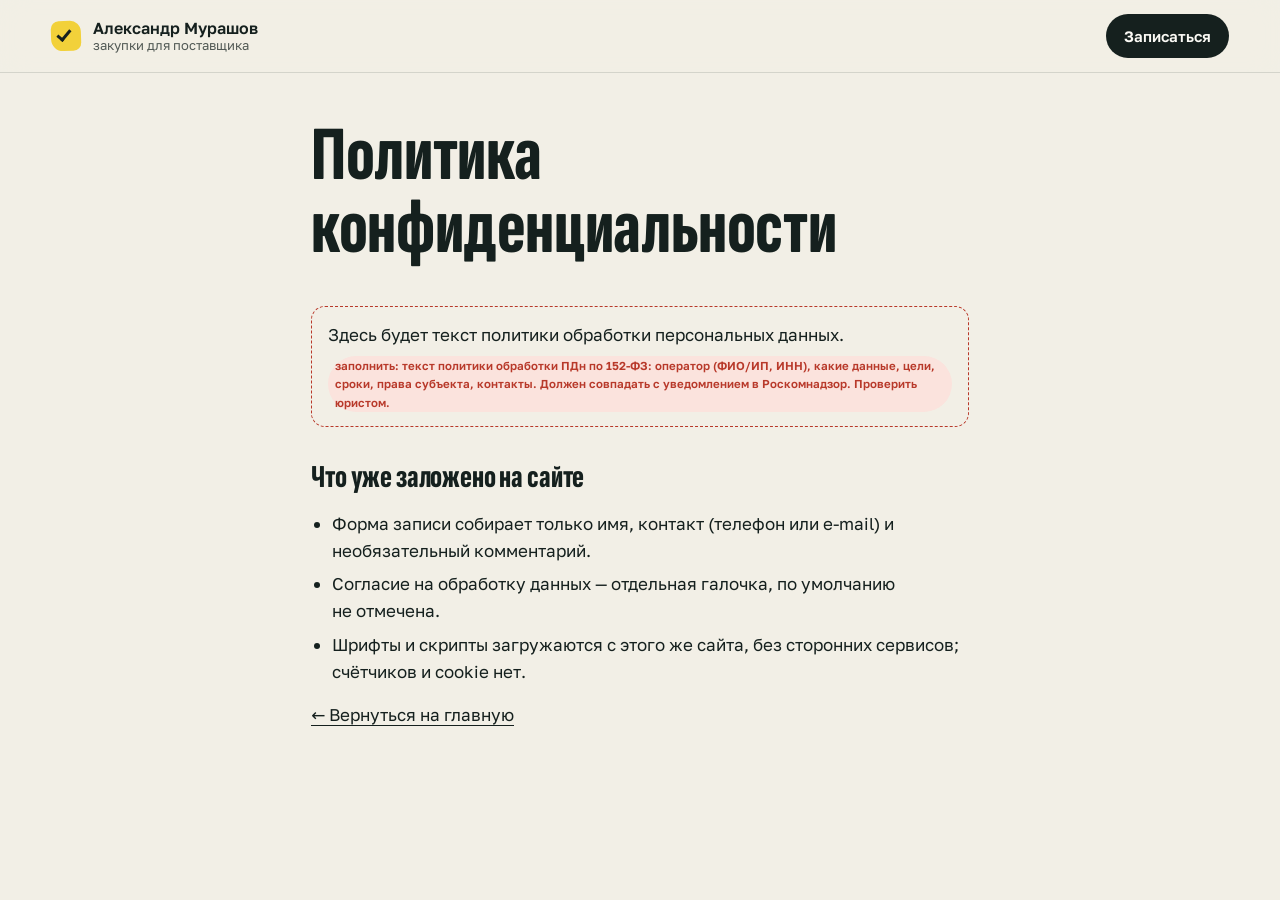
<file: politika.html>
<!doctype html>
<html lang="ru">
<head>
<meta charset="utf-8">
<meta name="viewport" content="width=device-width, initial-scale=1, viewport-fit=cover">
<title>Политика конфиденциальности — курс по закупкам</title>
<meta name="description" content="Политика обработки персональных данных на сайте программы обучения участию в закупках.">
<meta name="robots" content="noindex">
<link rel="canonical" href="https://example.ru/politika.html">
<meta property="og:image" content="https://example.ru/img/og.png">
<meta name="theme-color" content="#0F2A27">
<link rel="icon" href="favicon.svg" type="image/svg+xml">
<link rel="stylesheet" href="css/site.css?v=1">
</head>
<body>
<header class="hdr is-solid" data-header>
  <div class="wrap hdr__in">
    <a class="brand" href="index.html" aria-label="На главную">
      <span class="brand__mark" aria-hidden="true"></span>
      <span class="brand__txt"><b>Александр Мурашов</b><small>закупки для поставщика</small></span>
    </a>
    <a class="btn btn--sm" href="index.html#signup">Записаться</a>
  </div>
</header>
<main class="page">
  <div class="wrap prose">
    <h1>Политика конфиденциальности</h1>
    <p class="todo todo--block" data-todo="текст политики обработки ПДн по 152-ФЗ: оператор (ФИО/ИП, ИНН), какие данные, цели, сроки, права субъекта, контакты. Должен совпадать с уведомлением в Роскомнадзор. Проверить юристом.">Здесь будет текст политики обработки персональных данных.</p>
    <h2>Что уже заложено на сайте</h2>
    <ul>
      <li>Форма записи собирает только имя, контакт (телефон или e-mail) и необязательный комментарий.</li>
      <li>Согласие на обработку данных — отдельная галочка, по умолчанию не отмечена.</li>
      <li>Шрифты и скрипты загружаются с этого же сайта, без сторонних сервисов; счётчиков и cookie нет.</li>
    </ul>
    <p><a class="link" href="index.html">← Вернуться на главную</a></p>
  </div>
</main>
</body>
</html>
</file>
<file: css/site.css>
/* Курс А. Мурашова «Участие в закупках со стороны поставщика».
   Направление «Бумаги поставщика»: зелёное сукно делового стола (ночь), лист бумаги, текстовыделитель (действие),
   синяя печать, красная пометка риска. Мотив — штрих текстовыделителя и ступени снижения цены. */

/* ---------- шрифты: self-hosted, OFL ---------- */
@font-face{font-family:"Sofia Sans Extra Condensed";font-style:normal;font-weight:800;font-display:swap;src:url(../fonts/sofia-sans-extra-condensed-cyrillic-800-normal.woff2) format("woff2");unicode-range:U+0301,U+0400-045F,U+0490-0491,U+04B0-04B1,U+2116}
@font-face{font-family:"Sofia Sans Extra Condensed";font-style:normal;font-weight:800;font-display:swap;src:url(../fonts/sofia-sans-extra-condensed-latin-800-normal.woff2) format("woff2");unicode-range:U+0000-00FF,U+0131,U+0152-0153,U+02BB-02BC,U+02C6,U+02DA,U+02DC,U+0304,U+0308,U+0329,U+2000-206F,U+20AC,U+20BD,U+2122,U+2191,U+2193,U+2212,U+2215,U+FEFF,U+FFFD}
@font-face{font-family:"Sofia Sans Extra Condensed";font-style:normal;font-weight:700;font-display:swap;src:url(../fonts/sofia-sans-extra-condensed-cyrillic-700-normal.woff2) format("woff2");unicode-range:U+0301,U+0400-045F,U+0490-0491,U+04B0-04B1,U+2116}
@font-face{font-family:"Sofia Sans Extra Condensed";font-style:normal;font-weight:700;font-display:swap;src:url(../fonts/sofia-sans-extra-condensed-latin-700-normal.woff2) format("woff2");unicode-range:U+0000-00FF,U+0131,U+0152-0153,U+02BB-02BC,U+02C6,U+02DA,U+02DC,U+0304,U+0308,U+0329,U+2000-206F,U+20AC,U+20BD,U+2122,U+2191,U+2193,U+2212,U+2215,U+FEFF,U+FFFD}
@font-face{font-family:"Golos Text";font-style:normal;font-weight:400;font-display:swap;src:url(../fonts/golos-text-cyrillic-400-normal.woff2) format("woff2");unicode-range:U+0301,U+0400-045F,U+0490-0491,U+04B0-04B1,U+2116}
@font-face{font-family:"Golos Text";font-style:normal;font-weight:400;font-display:swap;src:url(../fonts/golos-text-latin-400-normal.woff2) format("woff2");unicode-range:U+0000-00FF,U+0131,U+0152-0153,U+02BB-02BC,U+02C6,U+02DA,U+02DC,U+0304,U+0308,U+0329,U+2000-206F,U+20AC,U+20BD,U+2122,U+2191,U+2193,U+2212,U+2215,U+FEFF,U+FFFD}
@font-face{font-family:"Golos Text";font-style:normal;font-weight:500;font-display:swap;src:url(../fonts/golos-text-cyrillic-500-normal.woff2) format("woff2");unicode-range:U+0301,U+0400-045F,U+0490-0491,U+04B0-04B1,U+2116}
@font-face{font-family:"Golos Text";font-style:normal;font-weight:500;font-display:swap;src:url(../fonts/golos-text-latin-500-normal.woff2) format("woff2");unicode-range:U+0000-00FF,U+0131,U+0152-0153,U+02BB-02BC,U+02C6,U+02DA,U+02DC,U+0304,U+0308,U+0329,U+2000-206F,U+20AC,U+20BD,U+2122,U+2191,U+2193,U+2212,U+2215,U+FEFF,U+FFFD}
@font-face{font-family:"Golos Text";font-style:normal;font-weight:600;font-display:swap;src:url(../fonts/golos-text-cyrillic-600-normal.woff2) format("woff2");unicode-range:U+0301,U+0400-045F,U+0490-0491,U+04B0-04B1,U+2116}
@font-face{font-family:"Golos Text";font-style:normal;font-weight:600;font-display:swap;src:url(../fonts/golos-text-latin-600-normal.woff2) format("woff2");unicode-range:U+0000-00FF,U+0131,U+0152-0153,U+02BB-02BC,U+02C6,U+02DA,U+02DC,U+0304,U+0308,U+0329,U+2000-206F,U+20AC,U+20BD,U+2122,U+2191,U+2193,U+2212,U+2215,U+FEFF,U+FFFD}

/* ---------- токены ---------- */
:root{
  --night:#0F2A27; --night-2:#15372F; --night-3:#1E4840; --night-line:rgba(232,239,234,.14);
  --sheet:#F2EFE6; --sheet-2:#E9E4D6; --paper:#FBFAF5;
  --ink:#15201E; --muted:#56615D; --line:rgba(21,32,30,.13);
  --hl:#F2D13A; --hl-h:#FFE15C; --hl-ink:#6B5300; --hl-t:rgba(242,209,58,.28);
  --stamp:#2F4FC6; --stamp-l:#93A7F5;
  --risk:#B8392A; --risk-l:#FF8E78; --risk-t:#FBE3DD;
  --on-night:#E8EFEA; --on-night-muted:#A7BDB6;

  --bg:var(--sheet); --fg:var(--ink); --fg-muted:var(--muted); --plane:var(--paper); --rule:var(--line); --focus:var(--stamp);

  --f-display:"Sofia Sans Extra Condensed","Arial Narrow",system-ui,sans-serif;
  --f-text:"Golos Text",system-ui,-apple-system,"Segoe UI",Roboto,Arial,sans-serif;
  --t-hero:clamp(3.2rem,6.3vw,6.4rem); --t-h2:clamp(2.5rem,5.2vw,4.9rem); --t-h3:clamp(1.6rem,2.4vw,2.15rem);
  --t-lead:clamp(1.0625rem,1.45vw,1.3125rem);

  --r-s:10px; --r-m:14px; --r-l:22px; --r-xl:32px; --r-pill:999px;
  --wrap:1320px; --gutter:clamp(16px,4vw,56px); --sec:clamp(64px,9vw,136px); --hdr-h:72px;

  --e-smooth:cubic-bezier(.22,1,.36,1); --e-sharp:cubic-bezier(.4,0,.2,1); --e-strike:cubic-bezier(.76,0,.24,1);
  --d-fast:.18s; --d-normal:.35s; --d-slow:.6s; --d-crawl:1s;

  /* мотив: штрих текстовыделителя */
  --hl-skew:-2deg;
}
[data-theme="night"]{--bg:var(--night); --fg:var(--on-night); --fg-muted:var(--on-night-muted); --plane:var(--night-2); --rule:var(--night-line); --focus:var(--hl)}

/* ---------- база ---------- */
*,*::before,*::after{box-sizing:border-box}
html{-webkit-text-size-adjust:100%;scroll-padding-top:calc(var(--hdr-h) + 20px);scroll-behavior:smooth}
@media (prefers-reduced-motion:reduce){html{scroll-behavior:auto}}
body{margin:0;font:400 17px/1.6 var(--f-text);color:var(--ink);background:var(--night);text-rendering:optimizeLegibility;-webkit-font-smoothing:antialiased;overflow-x:clip}
h1,h2,h3{margin:0;font-weight:800;line-height:.95;letter-spacing:-.005em;text-wrap:balance}
h1,h2{font-family:var(--f-display)}
h3{font-family:var(--f-text);font-weight:600;font-size:1.25rem;line-height:1.25;letter-spacing:-.01em}
p,li{text-wrap:pretty}
p{margin:0}
ul,ol{margin:0;padding:0;list-style:none}
img,svg,video,canvas{display:block;max-width:100%}
[hidden]{display:none!important}
a{color:inherit}
:focus-visible{outline:3px solid var(--focus);outline-offset:3px;border-radius:6px}
::selection{background:var(--hl);color:var(--ink)}
.wrap{max-width:var(--wrap);margin-inline:auto;padding-inline:var(--gutter)}
.num{font-variant-numeric:tabular-nums lining-nums;white-space:nowrap}
.skip{position:fixed;left:12px;top:-80px;z-index:500;background:var(--hl);color:var(--ink);padding:12px 18px;border-radius:var(--r-s);font-weight:600;text-decoration:none;transition:top var(--d-fast)}
.skip:focus{top:12px}
.ic{width:1.1em;height:1.1em;fill:none;stroke:currentColor;stroke-width:2;stroke-linecap:round;stroke-linejoin:round}
.gl{width:40px;height:40px;fill:none;stroke:currentColor;stroke-width:1.6;stroke-linecap:round;stroke-linejoin:round}
.eyebrow{font-weight:500;font-size:.9375rem;letter-spacing:.02em;color:var(--fg-muted)}
.lead{font-size:var(--t-lead);line-height:1.55;color:var(--fg-muted);max-width:40em}

/* секции: «ночь — лист — ночь», плоскости наезжают скруглением */
section,footer{position:relative;background:var(--bg);color:var(--fg);overflow-x:clip}
.sec{padding-block:var(--sec)}
.sheet,.trainer,.signup{border-radius:var(--r-xl) var(--r-xl) 0 0;margin-top:calc(var(--r-xl) * -1)}
.sheet--2,.author{--bg:var(--sheet-2)}
.sec__head{display:grid;gap:22px;max-width:880px;margin-bottom:clamp(36px,5vw,72px)}
.sec__head--wide{max-width:1000px}
.sec__head h2,.program h2,.faq-sec h2,.signup h2{font-size:var(--t-h2)}

/* ---------- текстовыделитель (мотив) ---------- */
.hl{color:inherit;background:linear-gradient(var(--hl),var(--hl)) no-repeat 0 62%/100% 74%;padding:0 .1em;margin:0 -.04em;border-radius:.1em .32em .16em .4em;-webkit-box-decoration-break:clone;box-decoration-break:clone}
[data-theme="night"] .hl{color:var(--ink)}
.hl--risk{--hl:#FFC9BC}
.js .hl{background-size:0% 74%;transition:background-size 1.15s var(--e-strike),color .5s var(--e-smooth) .25s}
.js [data-theme="night"] .hl{color:inherit}
.js .hl.on{background-size:100% 74%}
.js [data-theme="night"] .hl.on{color:var(--ink)}

/* ---------- кнопки и ссылки ---------- */
.btn{--b-bg:var(--ink);--b-fg:var(--paper);--b-fill:var(--night-3);position:relative;overflow:hidden;isolation:isolate;display:inline-flex;align-items:center;justify-content:center;gap:.6em;min-height:52px;padding:.8em 1.55em;border:0;border-radius:var(--r-pill);background:var(--b-bg);color:var(--b-fg);font:600 1rem/1.2 var(--f-text);text-decoration:none;cursor:pointer;transition:transform var(--d-fast) var(--e-smooth),opacity var(--d-fast);-webkit-tap-highlight-color:transparent}
.btn::before{content:"";position:absolute;inset:0;z-index:-1;background:var(--b-fill);transform:translateX(-101%) skewX(-12deg);transform-origin:left;transition:transform .5s var(--e-strike)}
.btn:hover::before{transform:translateX(0) skewX(0)}
.btn:active{transform:scale(.97)}
.btn[disabled]{cursor:not-allowed;opacity:.5}
.btn[disabled]::before{display:none}
.btn .ic{transition:transform var(--d-normal) var(--e-smooth)}
.btn:hover .ic{transform:translateX(4px)}
.btn--hl{--b-bg:var(--hl);--b-fg:var(--ink);--b-fill:var(--hl-h)}
.btn--ghost{--b-bg:transparent;--b-fg:currentColor;--b-fill:color-mix(in srgb,currentColor 12%,transparent);box-shadow:inset 0 0 0 1.5px color-mix(in srgb,currentColor 55%,transparent)}
.btn--sm{min-height:44px;padding:.6em 1.2em;font-size:.9375rem}
.btn--wide{width:100%}
.link{text-decoration:none;background:linear-gradient(currentColor,currentColor) 0 100%/100% 1px no-repeat;transition:background-size var(--d-normal) var(--e-smooth);padding-bottom:1px}
.link:hover{background-size:0 1px;background-position:100% 100%}

/* ---------- заглушки «заполнить» (видно сразу) ---------- */
.todo{border-bottom:1.5px dashed var(--risk);color:inherit}
.todo::after{content:"заполнить: " attr(data-todo);display:inline-block;margin-left:.55em;padding:.05em .6em;border-radius:var(--r-pill);background:var(--risk-t);color:var(--risk);font:600 .72rem/1.6 var(--f-text);letter-spacing:0;vertical-align:.15em;white-space:normal;text-transform:none}
[data-theme="night"] .todo{border-color:var(--risk-l)}
[data-theme="night"] .todo::after{background:rgba(255,142,120,.16);color:var(--risk-l)}
.todo--block{display:block;border:1.5px dashed var(--risk);border-radius:var(--r-m);padding:14px 16px}
.todo--block::after{display:table;margin:8px 0 0}

/* ---------- прогресс и зерно ---------- */
.progress{position:fixed;inset:0 0 auto;height:3px;z-index:300;pointer-events:none}
.progress i{display:block;height:100%;background:var(--hl);transform-origin:left;transform:scaleX(var(--p,0))}
.grain::after{content:"";position:fixed;inset:0;pointer-events:none;z-index:400;opacity:.05;mix-blend-mode:overlay;background:url("data:image/svg+xml,%3Csvg xmlns='http://www.w3.org/2000/svg' width='160' height='160'%3E%3Cfilter id='n'%3E%3CfeTurbulence type='fractalNoise' baseFrequency='.9' numOctaves='3' stitchTiles='stitch'/%3E%3C/filter%3E%3Crect width='100%25' height='100%25' filter='url(%23n)'/%3E%3C/svg%3E")}

/* ---------- шапка ---------- */
.hdr{position:fixed;inset:0 0 auto;z-index:200;height:var(--hdr-h);color:var(--ink);transition:transform .5s var(--e-smooth),background-color var(--d-normal),color var(--d-normal),box-shadow var(--d-normal)}
.hdr.on-dark{color:var(--on-night)}
.hdr.is-solid{background:color-mix(in srgb,var(--sheet) 86%,transparent);-webkit-backdrop-filter:saturate(1.4) blur(14px);backdrop-filter:saturate(1.4) blur(14px);box-shadow:0 1px 0 var(--line)}
.hdr.is-solid.on-dark{background:color-mix(in srgb,var(--night) 82%,transparent);box-shadow:0 1px 0 var(--night-line)}
.hdr.is-hidden{transform:translateY(-100%)}
.hdr.on-dark .hdr__cta{--b-bg:var(--hl);--b-fg:var(--ink);--b-fill:var(--hl-h)}
.hdr__in{height:100%;display:flex;align-items:center;gap:28px}
.brand{display:flex;align-items:center;gap:12px;text-decoration:none;min-height:44px;margin-right:auto}
.brand__mark{position:relative;width:30px;height:30px;flex:none;border-radius:8px 11px 8px 12px;background:var(--hl);transform:rotate(var(--hl-skew))}
.brand__mark::after{content:"";position:absolute;left:9px;top:6px;width:8px;height:14px;border:solid var(--ink);border-width:0 3px 3px 0;transform:rotate(42deg)}
.brand__txt{display:grid;line-height:1.15;white-space:nowrap}
.brand__txt b{font-weight:600;font-size:1rem}
.brand__txt small{font-size:.8125rem;opacity:.72}
.nav{display:flex;align-items:center;gap:clamp(14px,1.8vw,28px);font-size:.9375rem;font-weight:500}
.nav a{position:relative;text-decoration:none;padding:10px 0}
.nav a::after{content:"";position:absolute;left:0;right:0;bottom:4px;height:2px;background:currentColor;transform:scaleX(0);transform-origin:right;transition:transform var(--d-normal) var(--e-smooth)}
.nav a:hover::after,.nav a[aria-current="true"]::after{transform:scaleX(1);transform-origin:left}
.nav__cta,.burger{display:none}
@media (max-width:1180px){.nav a:nth-child(n+5):not(.nav__cta){display:none}}
@media (max-width:900px){
  .hdr__cta{display:none}
  .burger{display:grid;place-items:center;gap:6px;align-content:center;width:48px;height:48px;border:0;border-radius:var(--r-pill);background:transparent;color:inherit;cursor:pointer}
  .burger i{display:block;width:22px;height:2px;background:currentColor;transition:transform var(--d-normal) var(--e-smooth)}
  .burger[aria-expanded="true"] i:first-child{transform:translateY(4px) rotate(45deg)}
  .burger[aria-expanded="true"] i:last-child{transform:translateY(-4px) rotate(-45deg)}
  .nav{position:fixed;inset:var(--hdr-h) 0 0;flex-direction:column;align-items:stretch;gap:0;padding:12px var(--gutter) calc(24px + env(safe-area-inset-bottom));background:var(--night);color:var(--on-night);font:800 2.4rem/1 var(--f-display);visibility:hidden;opacity:0;transform:translateY(-12px);transition:opacity var(--d-normal),transform var(--d-normal) var(--e-smooth),visibility 0s var(--d-normal);overflow:auto}
  .nav a,.nav a:nth-child(n+5):not(.nav__cta){display:block;padding:14px 0;border-bottom:1px solid var(--night-line)}
  .nav a::after{display:none}
  .nav .nav__cta{display:block;margin-top:20px;border:0;color:var(--hl)}
  .menu-open .nav{visibility:visible;opacity:1;transform:none;transition-delay:0s}
  .menu-open .hdr{background:var(--night);color:var(--on-night)}
}

/* ---------- HERO ---------- */
.hero{min-height:100svh;display:flex;align-items:center;padding:calc(var(--hdr-h) + clamp(28px,5vw,64px)) 0 clamp(80px,9vw,120px);overflow:hidden;
  background:radial-gradient(60% 50% at 82% 30%,rgba(242,209,58,.10),transparent 70%),radial-gradient(50% 60% at 10% 90%,rgba(47,79,198,.16),transparent 70%),
  repeating-linear-gradient(0deg,transparent 0 35px,rgba(232,239,234,.035) 35px 36px),var(--night)}
.hero__bg{position:absolute;inset:0;pointer-events:none}
.hero__steps{position:absolute;inset:0;width:100%;height:100%}
.hero__steps path{fill:none;stroke:rgba(242,209,58,.22);stroke-width:2;vector-effect:non-scaling-stroke;stroke-dasharray:1;stroke-dashoffset:0}
.hero__steps .limit{stroke:rgba(255,142,120,.28);stroke-dasharray:.006 .006}
.hero__in{position:relative;display:grid;grid-template-columns:minmax(0,1.2fr) minmax(0,.8fr);gap:clamp(32px,5vw,80px);align-items:center;width:100%}
.hero__k{color:var(--hl);margin-bottom:22px}
.hero__h1{font-size:var(--t-hero);line-height:.9;letter-spacing:-.01em;color:#fff}
.hero__h1 .ln{display:block;overflow:hidden;padding-bottom:.06em;margin-bottom:-.06em}
.hero__h1 .ln>span{display:inline-block}
.hero__h1 .hl{padding:0 .08em}
.hero__lead{margin-top:28px;color:var(--on-night)}
.hero__cta{display:flex;flex-wrap:wrap;gap:12px;margin-top:34px}
.hero__facts{display:grid;grid-template-columns:repeat(3,minmax(0,1fr));gap:12px;margin-top:clamp(36px,5vw,56px);max-width:640px}
.hero__facts li{display:grid;gap:4px;padding-top:14px;border-top:1px solid var(--night-line)}
.hero__facts b{font:800 1.75rem/1 var(--f-display);color:#fff}
.hero__facts span{font-size:.875rem;color:var(--on-night-muted);line-height:1.35}

/* документ «Карта закупки» */
.doc{position:relative;margin:0;padding:26px 26px 22px;background:var(--paper);color:var(--ink);border-radius:6px 6px 14px 14px;
  box-shadow:0 1px 0 rgba(255,255,255,.6) inset,0 40px 80px -30px rgba(0,0,0,.55),0 12px 30px -12px rgba(0,0,0,.4);
  background-image:repeating-linear-gradient(0deg,transparent 0 27px,rgba(21,32,30,.05) 27px 28px);transform:rotate(2deg)}
.doc::before{content:"";position:absolute;inset:8px -8px -8px 8px;z-index:-1;border-radius:inherit;background:#E6E1D2;transform:rotate(-3deg)}
.doc__clip{position:absolute;top:-14px;left:50%;width:84px;height:26px;margin-left:-42px;border-radius:6px;background:linear-gradient(#cfd6d3,#9eaaa6);box-shadow:0 3px 6px rgba(0,0,0,.25)}
.doc__head{display:flex;justify-content:space-between;align-items:baseline;gap:12px;padding-bottom:12px;border-bottom:2px solid var(--ink)}
.doc__title{font:800 1.9rem/1 var(--f-display)}
.doc__tag{font-size:.75rem;font-weight:600;color:var(--stamp);border:1.5px solid currentColor;border-radius:var(--r-pill);padding:2px 9px;white-space:nowrap}
.doc__rows{margin:10px 0 0;display:grid}
.doc__rows div{display:flex;justify-content:space-between;gap:14px;padding:7px 0;border-bottom:1px dashed var(--line);font-size:.875rem}
.doc__rows dt{color:var(--muted)}
.doc__rows dd{margin:0;font-weight:600;text-align:right}
.doc__check{display:grid;gap:7px;margin:16px 0 0;font-size:.9rem}
.doc__check li{display:flex;align-items:center;gap:10px}
.doc__check i{position:relative;flex:none;width:18px;height:18px;border:1.5px solid var(--ink);border-radius:4px}
.doc__check i::after{content:"";position:absolute;left:5px;top:1px;width:5px;height:10px;border:solid var(--stamp);border-width:0 2.5px 2.5px 0;transform:rotate(42deg)}
.doc__check .risk i{border-color:var(--risk)}
.doc__check .risk i::after{border:0;left:6px;top:1px;width:3px;height:9px;background:var(--risk);transform:none;border-radius:2px}
.doc__sum{display:grid;grid-template-columns:1fr 1fr;gap:10px;margin-top:16px;padding-top:12px;border-top:2px solid var(--ink);font-size:.78rem;color:var(--muted)}
.doc__sum span{display:grid;gap:2px}
.doc__sum b{font:800 1.45rem/1 var(--f-display);color:var(--ink)}
.stamp{position:absolute;display:grid;place-items:center;border:3px solid var(--stamp);border-radius:12px;color:var(--stamp);font:800 1.5rem/.95 var(--f-display);text-transform:uppercase;letter-spacing:.04em;text-align:center;padding:10px 14px;transform:rotate(-12deg);mix-blend-mode:multiply;opacity:.88;
  -webkit-mask:url("data:image/svg+xml,%3Csvg xmlns='http://www.w3.org/2000/svg' width='120' height='120'%3E%3Cfilter id='n'%3E%3CfeTurbulence type='fractalNoise' baseFrequency='.7' numOctaves='2'/%3E%3CfeColorMatrix values='0 0 0 0 0 0 0 0 0 0 0 0 0 0 0 0 0 0 -2.2 1.9'/%3E%3C/filter%3E%3Crect width='120' height='120' filter='url(%23n)'/%3E%3C/svg%3E");mask:url("data:image/svg+xml,%3Csvg xmlns='http://www.w3.org/2000/svg' width='120' height='120'%3E%3Cfilter id='n'%3E%3CfeTurbulence type='fractalNoise' baseFrequency='.7' numOctaves='2'/%3E%3CfeColorMatrix values='0 0 0 0 0 0 0 0 0 0 0 0 0 0 0 0 0 0 -2.2 1.9'/%3E%3C/filter%3E%3Crect width='120' height='120' filter='url(%23n)'/%3E%3C/svg%3E")}
.stamp::before{content:"";position:absolute;inset:4px;border:1.5px solid currentColor;border-radius:8px}
.hero__stamp{right:-18px;bottom:72px}

/* оркестрованный вход hero (≤ 3,5 с) — только при js и без reduced motion */
@media (prefers-reduced-motion:no-preference){
  .js .hero:not(.go) .hero__k,.js .hero:not(.go) .hero__lead,.js .hero:not(.go) .hero__cta,.js .hero:not(.go) .hero__facts li{opacity:0;transform:translateY(18px)}
  .js .hero:not(.go) .hero__h1 .ln>span{transform:translateY(108%)}
  .js .hero:not(.go) .hero__doc{opacity:0;transform:translate(30px,50px) rotate(7deg)}
  .js .hero:not(.go) .doc__check i::after{opacity:0;transform:rotate(42deg) scale(.4)}
  .js .hero:not(.go) .hero__stamp{opacity:0;transform:rotate(-24deg) scale(1.7)}
  .js .hero:not(.go) .hero__steps path{stroke-dashoffset:1}
  .js .hero__steps path{transition:stroke-dashoffset 2.6s var(--e-smooth) .1s}
  .js .hero__steps .limit{transition-delay:1.2s}
  .js .hero .hero__k{transition:opacity .8s var(--e-smooth) .1s,transform .8s var(--e-smooth) .1s}
  .js .hero .hero__h1 .ln>span{transition:transform 1.1s var(--e-smooth)}
  .js .hero .hero__h1 .ln:nth-child(1)>span{transition-delay:.2s}
  .js .hero .hero__h1 .ln:nth-child(2)>span{transition-delay:.34s}
  .js .hero .hero__lead{transition:opacity .9s var(--e-smooth) .95s,transform .9s var(--e-smooth) .95s}
  .js .hero .hero__cta{transition:opacity .9s var(--e-smooth) 1.1s,transform .9s var(--e-smooth) 1.1s}
  .js .hero .hero__facts li{transition:opacity .8s var(--e-smooth),transform .8s var(--e-smooth)}
  .js .hero .hero__facts li:nth-child(1){transition-delay:1.25s}.js .hero .hero__facts li:nth-child(2){transition-delay:1.33s}.js .hero .hero__facts li:nth-child(3){transition-delay:1.41s}
  .js .hero .hero__doc{transition:opacity 1s var(--e-smooth) .55s,transform 1.4s var(--e-smooth) .55s}
  .js .hero .doc__check i::after{transition:opacity .25s,transform .45s cubic-bezier(.34,1.56,.64,1)}
  .js .hero .doc__check li:nth-child(1) i::after{transition-delay:1.45s}.js .hero .doc__check li:nth-child(2) i::after{transition-delay:1.6s}
  .js .hero .doc__check li:nth-child(3) i::after{transition-delay:1.75s}.js .hero .doc__check li:nth-child(4) i::after{transition-delay:1.9s}
  .js .hero .doc__check li:nth-child(5) i::after{transition-delay:2.05s}
  .js .hero .hero__stamp{transition:opacity .12s linear 2.75s,transform .38s cubic-bezier(.5,0,.75,0) 2.75s}
  /* «тихая жизнь» после входа: лист чуть дышит (цикл 14 с) */
  .js .hero.live .hero__doc{animation:docFloat 14s ease-in-out infinite}
  @keyframes docFloat{0%,100%{translate:0 0}50%{translate:0 -8px}}
}
.hero__doc{will-change:transform}
.hero__doc.tilt{transition:transform .6s var(--e-smooth)!important}

/* ---------- путь закупки ---------- */
.path{position:relative;display:grid;grid-template-columns:repeat(4,minmax(0,1fr));gap:clamp(14px,2vw,24px);counter-reset:st}
.path::before{content:"";position:absolute;left:0;right:0;top:44px;height:2px;background:var(--ink);transform-origin:left;transform:scaleX(var(--draw,1));transition:transform 1.8s var(--e-strike)}
.js .path:not(.in){--draw:0}
.path__st{position:relative;display:flex;flex-direction:column}
.path__stage{font:800 1.5rem/1 var(--f-display);height:32px;color:var(--ink)}
.path__dot{position:absolute;left:0;top:36px;width:18px;height:18px;border-radius:50%;background:var(--sheet);border:2px solid var(--ink)}
.path__dot::after{content:"";position:absolute;inset:3px;border-radius:50%;background:var(--hl);transform:scale(var(--dot,1));transition:transform .5s cubic-bezier(.34,1.56,.64,1)}
.js .path:not(.in) .path__dot{--dot:0}
.path__st:nth-child(2) .path__dot::after{transition-delay:.45s}.path__st:nth-child(3) .path__dot::after{transition-delay:.9s}.path__st:nth-child(4) .path__dot::after{transition-delay:1.35s}
.path__card{flex:1;margin-top:44px;display:flex;flex-direction:column;gap:12px;padding:24px;background:var(--paper);border:1px solid var(--line);border-radius:var(--r-l);transition:transform var(--d-normal) var(--e-smooth),box-shadow var(--d-normal)}
.path__card:hover{transform:translateY(-4px);box-shadow:0 24px 50px -30px rgba(15,42,39,.45)}
.path__card .gl{color:var(--night-3)}
.path__card p{color:var(--muted);font-size:.975rem}
.chips{display:flex;flex-wrap:wrap;gap:8px;margin-top:auto!important;padding-top:6px}
.chips a{display:inline-flex;align-items:center;min-height:36px;padding:4px 12px;border-radius:var(--r-pill);background:var(--hl-t);color:var(--ink);font-size:.875rem;font-weight:600;text-decoration:none;transition:background var(--d-fast)}
.chips a:hover{background:var(--hl)}
.path__note{margin-top:32px;color:var(--muted)}
.path__note a{font-weight:600;color:var(--ink)}
@media (max-width:980px){
  .path{grid-template-columns:minmax(0,1fr);gap:0;padding-left:34px}
  .path::before{left:8px;right:auto;top:8px;bottom:8px;width:2px;height:auto;transform:scaleY(var(--draw,1));transform-origin:top}
  .path__dot{left:-34px;top:2px}
  .path__stage{height:auto;margin-bottom:12px}
  .path__card{margin:0 0 28px}
}

/* ---------- программа ---------- */
.program{--bg:var(--sheet)}
.program{padding-top:0}
.program__grid{display:grid;grid-template-columns:minmax(0,.82fr) minmax(0,1.18fr);gap:clamp(32px,6vw,96px);align-items:start}
.program__sticky{position:sticky;top:calc(var(--hdr-h) + 28px);display:grid;gap:22px}
.program__uni{color:var(--muted);max-width:30em}
.rail{position:relative;display:grid;margin-top:6px;padding-left:22px;--p:0}
.rail::before,.rail::after{content:"";position:absolute;left:5px;top:10px;bottom:10px;width:2px;background:var(--line)}
.rail::after{background:var(--ink);transform-origin:top;transform:scaleY(var(--p))}
.rail a{position:relative;display:flex;align-items:center;gap:12px;min-height:40px;padding:4px 10px;margin-left:4px;border-radius:var(--r-s);text-decoration:none;color:var(--muted);font-weight:500;transition:color var(--d-fast),background var(--d-normal)}
.rail a::before{content:"";position:absolute;left:-25px;top:50%;width:10px;height:10px;margin-top:-5px;border-radius:50%;background:var(--sheet);border:2px solid var(--muted);transition:background var(--d-normal),border-color var(--d-normal)}
.rail a .num{font:800 1.15rem/1 var(--f-display);width:14px}
.rail a:hover{color:var(--ink)}
.rail a.done{color:var(--ink)}
.rail a.done::before{background:var(--ink);border-color:var(--ink)}
.rail a[aria-current="step"]{color:var(--ink);background:var(--hl-t)}
.rail a[aria-current="step"]::before{background:var(--hl);border-color:var(--ink)}
.lessons{display:grid;gap:18px;padding-top:clamp(0px,1vw,10px)}
.lesson{scroll-margin-top:calc(var(--hdr-h) + 24px);display:grid;gap:14px;padding:clamp(22px,3vw,36px);background:var(--paper);border:1px solid var(--line);border-radius:var(--r-l);transition:border-color var(--d-normal),box-shadow var(--d-slow)}
.lesson.is-active{border-color:rgba(21,32,30,.35);box-shadow:0 30px 60px -40px rgba(15,42,39,.5)}
.lesson__n{display:flex;justify-content:space-between;align-items:center;font-weight:600;color:var(--muted);font-size:.9375rem}
.lesson__n .gl{width:34px;height:34px;color:var(--night-3)}
.lesson h3{font:800 var(--t-h3)/1 var(--f-display);letter-spacing:0}
.lesson__goal{font-size:1.0625rem}
.lesson__goal b{font-weight:600}
.lesson__list{display:grid;gap:8px}
.lesson__list li{position:relative;padding-left:22px}
.lesson__list li::before{content:"";position:absolute;left:2px;top:.72em;width:10px;height:2px;background:var(--ink);opacity:.55}
.practice{position:relative;margin-top:6px;padding:16px 18px 16px 20px;border-radius:var(--r-m);background:var(--hl-t);display:grid;gap:4px}
.practice::before{content:"";position:absolute;left:0;top:12px;bottom:12px;width:4px;border-radius:4px;background:var(--hl)}
.practice b{font-size:.8125rem;font-weight:600;letter-spacing:.04em;text-transform:uppercase;color:var(--hl-ink)}
.practice .link{justify-self:start;margin-top:4px;font-weight:600}
@media (max-width:900px){
  .program__grid{grid-template-columns:minmax(0,1fr)}
  .program__sticky{position:static}
  .rail{display:none}
}

/* ---------- тренажёр ---------- */
.trainer{background:radial-gradient(70% 50% at 90% 0%,rgba(242,209,58,.08),transparent 70%),repeating-linear-gradient(90deg,transparent 0 79px,rgba(232,239,234,.03) 79px 80px),var(--night)}
.tr{display:grid;grid-template-columns:minmax(0,.9fr) minmax(0,1.1fr);gap:clamp(16px,2vw,24px);align-items:start}
.tr__calc,.tr__auc{position:relative;display:grid;gap:16px;padding:clamp(20px,3vw,34px);background:var(--night-2);border:1px solid var(--night-line);border-radius:var(--r-l)}
.tr h3{display:grid;gap:8px;font:800 var(--t-h3)/1 var(--f-display);color:#fff;margin-bottom:4px}
.tr__step{font:600 .8125rem/1 var(--f-text);letter-spacing:.06em;text-transform:uppercase;color:var(--hl)}
.fld{display:grid;gap:6px;min-width:0}
.fld label{font-size:.875rem;color:var(--fg-muted);line-height:1.3}
.fld input,.fld select,.fld textarea{width:100%;min-height:48px;padding:10px 14px;border:1.5px solid var(--rule);border-radius:var(--r-m);background:rgba(0,0,0,.14);color:var(--fg);font:500 1rem/1.4 var(--f-text);font-variant-numeric:tabular-nums;transition:border-color var(--d-fast),background var(--d-fast)}
.fld select{appearance:none;background-image:url("data:image/svg+xml,%3Csvg xmlns='http://www.w3.org/2000/svg' width='12' height='8'%3E%3Cpath d='M1 1l5 5 5-5' fill='none' stroke='%23A7BDB6' stroke-width='2'/%3E%3C/svg%3E");background-repeat:no-repeat;background-position:right 14px center;padding-right:36px}
.fld select option{color:var(--ink)}
.fld input:hover,.fld select:hover,.fld textarea:hover{border-color:color-mix(in srgb,var(--fg) 35%,transparent)}
.fld input:focus,.fld select:focus,.fld textarea:focus{outline:none;border-color:var(--hl);background:rgba(0,0,0,.22)}
.fld input[aria-invalid="true"]{border-color:var(--risk-l)}
.fld-2{display:grid;grid-template-columns:repeat(2,minmax(0,1fr));gap:12px}
.tr__out{display:grid;grid-template-columns:repeat(2,minmax(0,1fr));gap:12px;margin-top:4px}
.tr__out p{display:grid;gap:4px;padding:16px;border-radius:var(--r-m);background:rgba(0,0,0,.18);border:1px solid var(--night-line)}
.tr__out span{font-size:.875rem;color:var(--fg-muted)}
.tr__out b{font:800 clamp(1.9rem,3vw,2.5rem)/1 var(--f-display);color:#fff;transition:color .4s}
.tr__out small{font-size:.8125rem;color:var(--fg-muted)}
.tr__min{box-shadow:inset 3px 0 0 var(--risk-l)}
.tr__work{box-shadow:inset 3px 0 0 var(--hl)}
.tr__out b.flash{color:var(--hl)}
.tr__formula,.tr__note{font-size:.8125rem;line-height:1.5;color:var(--fg-muted)}
.auc__set{display:grid;grid-template-columns:minmax(0,1.4fr) minmax(0,1fr);gap:12px}
.board{position:relative;padding:18px 18px 10px;border-radius:var(--r-m);background:#0A1F1C;border:1px solid var(--night-line);overflow:hidden}
.board__top{display:flex;justify-content:space-between;gap:12px;font-size:.8125rem;color:var(--fg-muted)}
.board__who{color:var(--hl);font-weight:600;text-align:right}
.board__price{font:800 clamp(2.8rem,6vw,4.6rem)/1 var(--f-display);color:#fff;margin:6px 0 12px;letter-spacing:.005em}
.board__price.tick{animation:tick .45s var(--e-smooth)}
@keyframes tick{0%{transform:translateY(-14px);opacity:.2}100%{transform:none;opacity:1}}
.board__timer{height:4px;border-radius:4px;background:rgba(232,239,234,.12);overflow:hidden}
.board__timer i{display:block;height:100%;background:var(--hl);transform-origin:left;transform:scaleX(var(--t,1))}
.board__timer i.low{background:var(--risk-l)}
.chart{width:100%;height:150px;margin-top:12px;overflow:visible}
.chart__line{fill:none;stroke:var(--hl);stroke-width:2.5;stroke-linejoin:round;vector-effect:non-scaling-stroke}
.chart__min,.chart__work{stroke-width:1.5;stroke-dasharray:6 6;vector-effect:non-scaling-stroke}
.chart__min{stroke:var(--risk-l)}
.chart__work{stroke:rgba(242,209,58,.6)}
.chart__legend{display:flex;gap:16px;justify-content:flex-end;font-size:.75rem;color:var(--fg-muted);padding:6px 0 2px}
.lg::before{content:"";display:inline-block;width:16px;height:0;border-top:2px dashed;margin-right:6px;vertical-align:middle}
.lg--work::before{border-color:var(--hl)}.lg--min::before{border-color:var(--risk-l)}
.auc__btns{display:flex;flex-wrap:wrap;gap:10px}
.auc__btns .btn{flex:1 1 auto}
.auc__status{min-height:3em;font-size:.9375rem;color:var(--on-night)}
.auc__status b{color:var(--hl)}
.auc__status .bad{color:var(--risk-l)}
.auc__log{display:grid;gap:4px;max-height:150px;overflow:auto;font-size:.875rem;color:var(--fg-muted);scrollbar-width:thin}
.auc__log li{display:flex;justify-content:space-between;gap:12px;padding:6px 10px;border-radius:8px;background:rgba(0,0,0,.14);animation:logIn .4s var(--e-smooth)}
.auc__log li.me{color:var(--hl);background:rgba(242,209,58,.08)}
@keyframes logIn{from{opacity:0;transform:translateY(-6px)}}
.auc__stamp{right:26px;top:160px;border-color:var(--hl);color:var(--hl);mix-blend-mode:normal;font-size:2rem;opacity:0;transform:rotate(-14deg) scale(1.8);pointer-events:none;transition:opacity .12s,transform .35s cubic-bezier(.5,0,.75,0)}
.auc__stamp.on{opacity:.95;transform:rotate(-14deg) scale(1)}
.auc__stamp.lost{border-color:var(--risk-l);color:var(--risk-l)}
@media (max-width:980px){.tr{grid-template-columns:minmax(0,1fr)}}
@media (max-width:420px){.fld-2,.tr__out,.auc__set{grid-template-columns:minmax(0,1fr)}}

/* ---------- итоговая работа ---------- */
.final{display:grid;grid-template-columns:minmax(0,1fr) minmax(0,1fr);gap:clamp(24px,4vw,64px);align-items:start}
.final h3{font:800 var(--t-h3)/1 var(--f-display);margin-bottom:22px}
.ticks{display:grid;gap:0;counter-reset:t}
.ticks li{position:relative;display:flex;align-items:center;gap:16px;padding:16px 0;border-bottom:1px solid var(--line);font-size:1.125rem}
.ticks li::before{content:"";flex:none;width:28px;height:28px;border:2px solid var(--ink);border-radius:7px}
.ticks li::after{content:"";position:absolute;left:10px;top:50%;width:8px;height:15px;margin-top:-11px;border:solid var(--stamp);border-width:0 3px 3px 0;transform:rotate(42deg);transition:opacity .2s,transform .45s cubic-bezier(.34,1.56,.64,1)}
.js .ticks:not(.in) li::after{opacity:0;transform:rotate(42deg) scale(.3)}
.ticks li:nth-child(2)::after{transition-delay:.15s}.ticks li:nth-child(3)::after{transition-delay:.3s}.ticks li:nth-child(4)::after{transition-delay:.45s}.ticks li:nth-child(5)::after{transition-delay:.6s}.ticks li:nth-child(6)::after{transition-delay:.75s}
.protocol{position:relative;padding:clamp(24px,3vw,36px);background:var(--paper);border-radius:6px 6px var(--r-l) var(--r-l);box-shadow:0 30px 60px -36px rgba(15,42,39,.5);background-image:repeating-linear-gradient(0deg,transparent 0 31px,rgba(21,32,30,.05) 31px 32px);transform:rotate(-.8deg)}
.protocol__head{display:flex;justify-content:space-between;align-items:baseline;gap:12px;padding-bottom:14px;border-bottom:2px solid var(--ink)}
.protocol__head span:first-child{font:800 2rem/1 var(--f-display)}
.protocol__no{font-size:.8125rem;color:var(--muted)}
.protocol__list{counter-reset:c;display:grid}
.protocol__list li{counter-increment:c;display:grid;grid-template-columns:36px minmax(0,1fr);gap:8px;padding:14px 0;border-bottom:1px dashed var(--line)}
.protocol__list li::before{content:counter(c) ".";font:800 1.35rem/1.1 var(--f-display);color:var(--stamp)}
.protocol__stamp{right:24px;bottom:-22px;font-size:2rem;transition:opacity .12s linear .5s,transform .38s cubic-bezier(.5,0,.75,0) .5s}
.js .protocol:not(.in) .protocol__stamp{opacity:0;transform:rotate(-24deg) scale(1.7)}
@media (max-width:860px){.final{grid-template-columns:minmax(0,1fr)}.protocol{transform:none}}

/* ---------- материалы: папка документов ---------- */
.materials{--bg:var(--sheet)}
.materials{padding-top:0}
.files{display:grid;grid-template-columns:repeat(4,minmax(0,1fr));gap:clamp(14px,1.6vw,22px)}
.file{position:relative;display:grid;align-content:start;gap:14px;min-height:200px;padding:28px 22px 22px;background:var(--paper);border:1px solid var(--line);border-radius:4px var(--r-m) var(--r-m) var(--r-m);transform:rotate(var(--r,0deg));transition:transform .5s var(--e-smooth),box-shadow .5s var(--e-smooth)}
.file::before{content:"";position:absolute;left:-1px;top:-14px;width:46%;height:15px;background:inherit;border:1px solid var(--line);border-bottom:0;border-radius:10px 14px 0 0}
.file:nth-child(odd){--r:-1.2deg}.file:nth-child(even){--r:1deg}.file:nth-child(3n){--r:-.4deg}
.file:hover{transform:rotate(0) translateY(-8px);box-shadow:0 30px 50px -30px rgba(15,42,39,.45)}
.file .gl{color:var(--night-3)}
.file b{font:800 1.55rem/1 var(--f-display)}
.file span{margin-top:auto;font-size:.875rem;color:var(--muted)}
.file--kit{grid-column:span 2;background:var(--night);color:var(--on-night);border-color:var(--night)}
.file--kit::before{border-color:var(--night)}
.file--kit .gl{color:var(--hl)}
.file--kit b{font-size:2.2rem}
.file--kit span{color:var(--on-night-muted)}
@media (max-width:1060px){.files{grid-template-columns:repeat(2,minmax(0,1fr))}.file--kit{grid-column:span 2}}
@media (max-width:520px){.files{grid-template-columns:minmax(0,1fr);gap:26px}.file--kit{grid-column:auto}.file{min-height:0}}

/* ---------- формат ---------- */
.kpi{display:grid;grid-template-columns:repeat(4,minmax(0,1fr));gap:clamp(12px,1.6vw,20px)}
.kpi li{display:grid;gap:8px;padding:24px;border-radius:var(--r-l);background:var(--paper);border:1px solid var(--line)}
.kpi b{font:800 clamp(3rem,5vw,4.6rem)/.9 var(--f-display)}
.kpi li:last-child b{font-size:clamp(1.9rem,2.6vw,2.4rem);line-height:1}
.kpi span{color:var(--muted)}
.terms{display:grid;grid-template-columns:repeat(2,minmax(0,1fr));gap:0 clamp(24px,4vw,64px);margin:clamp(28px,4vw,48px) 0 0}
.terms div{display:grid;gap:6px;padding:18px 0;border-bottom:1px solid var(--line)}
.terms dt{font-size:.875rem;color:var(--muted)}
.terms dd{margin:0;font-weight:600;font-size:1.125rem}
@media (max-width:860px){.kpi{grid-template-columns:repeat(2,minmax(0,1fr))}.terms{grid-template-columns:minmax(0,1fr)}}

/* ---------- автор ---------- */
.author{padding-top:0}
.author__grid{display:grid;grid-template-columns:minmax(0,.7fr) minmax(0,1.3fr);gap:clamp(28px,5vw,80px);align-items:center}
.author__photo{margin:0}
.author__frame{position:relative;aspect-ratio:4/5;display:grid;place-items:center;border-radius:var(--r-l);overflow:hidden;
  background:radial-gradient(80% 60% at 70% 20%,rgba(242,209,58,.22),transparent 70%),repeating-linear-gradient(0deg,transparent 0 27px,rgba(232,239,234,.05) 27px 28px),var(--night);color:var(--on-night)}
.author__mono{font:800 clamp(6rem,14vw,11rem)/1 var(--f-display);color:transparent;-webkit-text-stroke:1.5px rgba(242,209,58,.55)}
.author__frame .todo--block{position:absolute;left:14px;right:14px;bottom:14px;border-color:var(--risk-l);font-size:.875rem;background:rgba(15,42,39,.8)}
.author__frame .todo--block::after{background:rgba(255,142,120,.16);color:var(--risk-l)}
.author__txt{display:grid;gap:20px}
.author__name{font-size:clamp(3rem,6.4vw,6rem);white-space:nowrap}
.author__facts{display:grid;gap:10px}
.author__facts li{padding-left:22px;position:relative}
.author__facts li::before{content:"";position:absolute;left:0;top:.6em;width:12px;height:8px;border-radius:2px 4px 2px 5px;background:var(--hl)}
@media (max-width:860px){.author__grid{grid-template-columns:minmax(0,1fr)}.author__photo{max-width:360px}.author__name{font-size:clamp(2.6rem,12vw,4rem)}}

/* ---------- вопросы ---------- */
.faq-grid{display:grid;grid-template-columns:minmax(0,.7fr) minmax(0,1.3fr);gap:clamp(24px,5vw,80px);align-items:start}
.faq{border-top:1px solid var(--line)}
.qa{border-bottom:1px solid var(--line)}
.qa h3{font-size:1.125rem}
.qa button{display:flex;justify-content:space-between;align-items:center;gap:20px;width:100%;min-height:64px;padding:16px 0;border:0;background:none;color:inherit;font:600 1.125rem/1.35 var(--f-text);text-align:left;cursor:pointer}
.qa button i{position:relative;flex:none;width:32px;height:32px;border-radius:50%;background:var(--hl-t);transition:background var(--d-fast),transform var(--d-normal) var(--e-smooth)}
.qa button i::before,.qa button i::after{content:"";position:absolute;left:10px;top:15px;width:12px;height:2px;background:var(--ink);border-radius:2px;transition:transform var(--d-normal) var(--e-smooth)}
.qa button i::after{transform:rotate(90deg)}
.qa button[aria-expanded="true"] i{background:var(--hl);transform:rotate(180deg)}
.qa button[aria-expanded="true"] i::after{transform:rotate(0)}
.qa button:hover i{background:var(--hl)}
.qa__a{display:grid;grid-template-rows:1fr;transition:grid-template-rows .45s var(--e-smooth)}
.qa__a>div{overflow:hidden}
.qa__a p{padding:0 48px 22px 0;color:var(--muted)}
.js .qa__a{grid-template-rows:0fr}
.js .qa__a.open{grid-template-rows:1fr}
.js .qa__a:not(.open)>div{visibility:hidden;transition:visibility 0s .45s}
@media (max-width:860px){.faq-grid{grid-template-columns:minmax(0,1fr)}.qa__a p{padding-right:0}}

/* ---------- запись ---------- */
.signup{background:radial-gradient(60% 60% at 0% 100%,rgba(47,79,198,.18),transparent 70%),var(--night)}
.signup__grid{display:grid;grid-template-columns:minmax(0,1fr) minmax(0,1fr);gap:clamp(28px,5vw,80px);align-items:start}
.signup .lead{margin-top:22px}
.contacts{display:grid;margin-top:32px;border-top:1px solid var(--night-line)}
.contacts li{display:grid;grid-template-columns:120px minmax(0,1fr);gap:12px;padding:14px 0;border-bottom:1px solid var(--night-line)}
.contacts li>span:first-child{color:var(--fg-muted)}
.form{display:grid;gap:16px;padding:clamp(22px,3vw,36px);background:var(--night-2);border:1px solid var(--night-line);border-radius:var(--r-l)}
.fld textarea{resize:vertical;min-height:96px}
.fld small{color:var(--fg-muted)}
.fld__err{min-height:0;font-size:.8125rem;color:var(--risk-l)}
.hp{position:absolute!important;left:-9999px;width:1px;height:1px;overflow:hidden}
.consent{display:flex;gap:12px;align-items:flex-start;font-size:.875rem;color:var(--fg-muted);cursor:pointer;line-height:1.45}
.consent input{flex:none;width:24px;height:24px;margin:0;accent-color:var(--hl);cursor:pointer}
.consent a{color:var(--on-night)}
.form__status{font-size:.9375rem;min-height:1.4em}
.form__status.ok{color:var(--hl)}
.form__status.err{color:var(--risk-l)}
@media (max-width:860px){.signup__grid{grid-template-columns:minmax(0,1fr)}}

/* ---------- подвал ---------- */
.ftr{padding:clamp(48px,7vw,96px) 0 calc(28px + env(safe-area-inset-bottom));border-top:1px solid var(--night-line);overflow:hidden}
.ftr__big::before{content:attr(data-t)}
.ftr__big{font:800 clamp(3.4rem,11.5vw,11rem)/.85 var(--f-display);color:rgba(232,239,234,.08);white-space:nowrap;letter-spacing:-.01em;margin-bottom:clamp(32px,5vw,64px)}
.ftr__row{display:grid;grid-template-columns:minmax(0,1.3fr) minmax(0,1fr);gap:32px}
.ftr__name{font:800 2rem/1 var(--f-display);color:#fff;margin-bottom:12px;white-space:nowrap}
.ftr__muted{color:var(--fg-muted);font-size:.9375rem;margin-top:8px;max-width:34em}
.ftr__nav{display:grid;grid-template-columns:repeat(2,minmax(0,max-content));gap:6px 28px;align-content:start}
.ftr__nav a{justify-self:start;padding:8px 0}
.ftr__bottom{display:flex;flex-wrap:wrap;justify-content:space-between;align-items:center;gap:12px;margin-top:40px;padding-top:20px;border-top:1px solid var(--night-line);font-size:.875rem;color:var(--fg-muted)}
.ftr__motion{min-height:44px;padding:8px 16px;border:1px solid var(--night-line);border-radius:var(--r-pill);background:none;color:inherit;font:inherit;cursor:pointer}
.ftr__motion:hover{color:var(--on-night);border-color:var(--on-night-muted)}
@media (max-width:760px){.ftr__row{grid-template-columns:minmax(0,1fr)}.ftr__big{white-space:normal}}

/* ---------- мобильная панель записи ---------- */
.mbar{display:none}
@media (max-width:760px){
  .mbar{position:fixed;left:12px;right:12px;bottom:calc(10px + env(safe-area-inset-bottom));z-index:150;display:flex;align-items:center;justify-content:center;min-height:54px;border-radius:var(--r-pill);background:var(--hl);color:var(--ink);font-weight:600;text-decoration:none;box-shadow:0 14px 30px -10px rgba(0,0,0,.45);transform:translateY(calc(100% + 24px));transition:transform .5s var(--e-smooth)}
  .mbar.show{transform:none}
  .ftr{padding-bottom:calc(92px + env(safe-area-inset-bottom))}
}

/* ---------- мобильная версия hero ---------- */
@media (max-width:980px){
  .hero{min-height:0;padding-bottom:96px}
  .hero__in{grid-template-columns:minmax(0,1fr)}
  .hero__doc{max-width:440px;width:calc(100% - 16px);justify-self:center}
}
@media (max-width:560px){
  .auc__stamp{right:14px;font-size:1.6rem}
  .protocol__stamp{right:12px;font-size:1.6rem}
  .hero__facts{grid-template-columns:minmax(0,1fr) minmax(0,1fr) minmax(0,1fr);gap:10px}
  .hero__facts b{font-size:1.35rem}
  .hero__facts span{font-size:.78rem}
  .hero__cta .btn{flex:1 1 100%}
  .doc{padding:22px 18px 18px}
  .doc__title{font-size:1.6rem}
  .hero__stamp{right:-6px;bottom:60px;font-size:1.2rem}
  .brand__txt small{display:none}
}

/* ---------- появления (авто) ---------- */
@media (prefers-reduced-motion:no-preference){
  .js [data-reveal]{opacity:0;transform:translateY(26px)}
  .js [data-reveal].in{opacity:1;transform:none;transition:opacity .9s var(--e-smooth),transform 1s var(--e-smooth)}
  .js [data-reveal].file.in{transform:rotate(var(--r,0deg))}
  .js [data-reveal].file.in:hover{transform:rotate(0) translateY(-8px)}
  .js [data-split] .w{display:inline-block;overflow:hidden;vertical-align:top;padding-bottom:.08em;margin-bottom:-.08em}
  .js [data-split] .w>span{display:inline-block;transform:translateY(110%)}
  .js [data-split].in .w>span{transform:none;transition:transform 1.1s var(--e-smooth);transition-delay:calc(var(--i) * 45ms)}
}
.js [data-split]{text-wrap:wrap}

/* стоп-кран и reduced motion */
.no-motion *,.no-motion *::before,.no-motion *::after{animation:none!important;transition:none!important}
@media (prefers-reduced-motion:reduce){*,*::before,*::after{animation-duration:.01ms!important;animation-iteration-count:1!important;transition-duration:.01ms!important;transition-delay:0s!important}}

/* ---------- страницы политики и 404 ---------- */
.page{min-height:100svh;padding:calc(var(--hdr-h) + 48px) 0 80px;background:var(--sheet);color:var(--ink)}
.page h1{font-size:clamp(2.8rem,6vw,5rem);margin-bottom:24px}
.prose{max-width:760px;display:grid;gap:16px}
.prose h2{font-size:2rem;margin-top:20px}
.prose ul{list-style:disc;padding-left:1.2em;display:grid;gap:6px}
.nf{min-height:100svh;display:grid;place-items:center;text-align:center;padding:40px var(--gutter);background:var(--night);color:var(--on-night)}
.nf__in{display:grid;gap:22px;justify-items:center;max-width:620px}
.nf h1{font-size:clamp(4rem,14vw,9rem);color:#fff}
.nf .stamp{position:relative;transform:rotate(-8deg);border-color:var(--risk-l);color:var(--risk-l);mix-blend-mode:normal}
.nf__links{display:flex;flex-wrap:wrap;gap:10px;justify-content:center}
</file>
